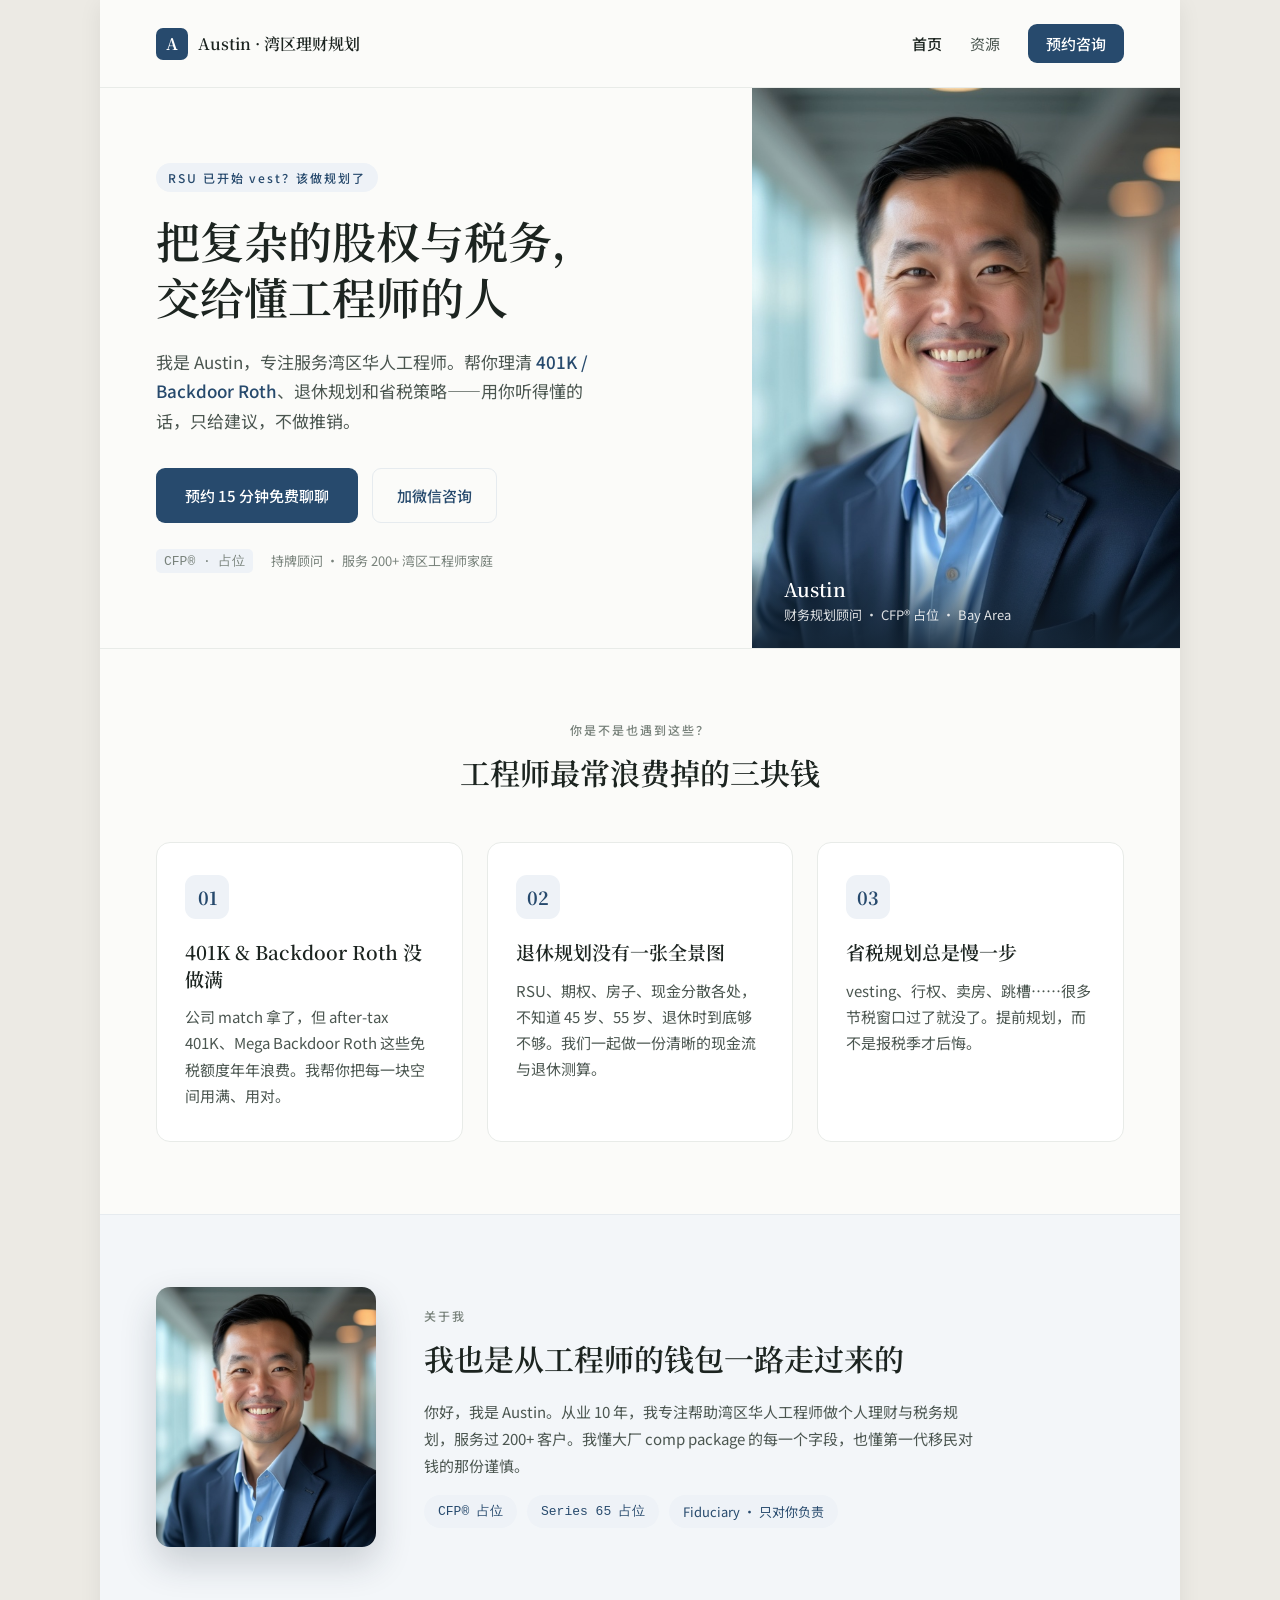
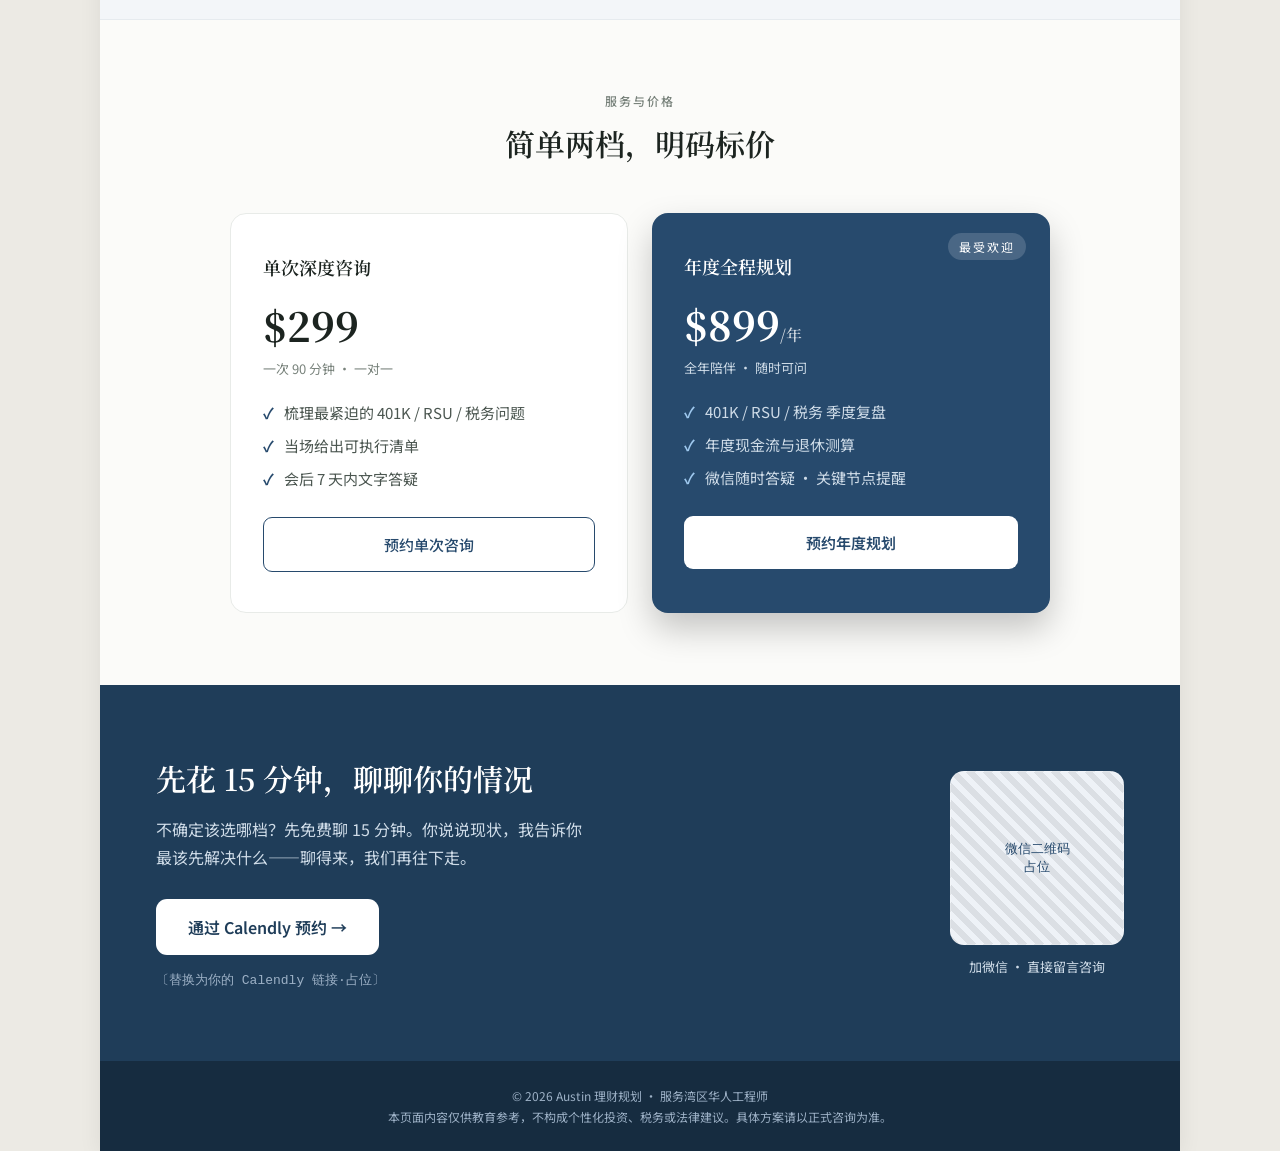
<file: index.html>
<!DOCTYPE html>
<html lang="zh">
<head>
<meta charset="utf-8">
<meta name="viewport" content="width=device-width,initial-scale=1">
<title>Austin · 湾区理财规划</title>
<meta name="description" content="专注服务湾区华人工程师的个人理财与税务规划：401K / Backdoor Roth / RSU 与退休测算。只给建议，不做推销。">
<link rel="preconnect" href="https://fonts.googleapis.com">
<link rel="preconnect" href="https://fonts.gstatic.com" crossorigin>
<!-- Design system entry — imports fonts + all four token files. -->
<link rel="stylesheet" href="design-system/styles.css">
<style>
  /* ---- page shell ---- */
  body{margin:0;background:var(--page);font-family:var(--font-body)}
  a{color:var(--link);text-decoration:none}
  a:hover{filter:brightness(.9)}
  img{max-width:100%}
  .page{max-width:var(--page-max);margin:0 auto;background:var(--bg);box-shadow:var(--shadow-raise)}
  h1,h2,h3{color:var(--ink);font-family:var(--font-display);margin:0}
  section{padding:var(--section-y) var(--section-x)}

  /* ---- header nav (shared shape with resources.html) ---- */
  .nav{display:flex;align-items:center;justify-content:space-between;gap:24px;padding:24px var(--section-x);border-bottom:1px solid var(--line)}
  .brand{display:flex;align-items:center;gap:10px}
  .mark{width:32px;height:32px;border-radius:var(--radius-sm);background:var(--accent);color:var(--on-accent);display:flex;align-items:center;justify-content:center;font:700 var(--text-body-lg) var(--font-display)}
  .brand span{font:600 var(--text-body-lg) var(--font-display);color:var(--ink)}
  .navlinks{display:flex;align-items:center;gap:28px;font-size:var(--text-body);color:var(--body)}
  .navlinks a{color:var(--body)}
  .navlinks a[aria-current="page"]{color:var(--ink);font-weight:500}
  .navcta{padding:9px 18px;background:var(--accent);color:var(--on-accent)!important;border-radius:var(--radius);font-weight:500}

  /* ---- hero ---- */
  .hero{display:flex;min-height:560px}
  .hero-l{flex:1;padding:var(--section-y) var(--section-x);display:flex;flex-direction:column;justify-content:center}
  .eyebrow{display:inline-block;width:fit-content;font-size:var(--text-eyebrow);letter-spacing:var(--track-eyebrow);color:var(--accent);font-weight:500;margin-bottom:20px;padding:6px 12px;background:var(--accent-tint);border-radius:var(--radius-pill)}
  h1{font-weight:600;font-size:var(--text-hero);line-height:var(--lh-tight);text-wrap:pretty;margin-bottom:22px}
  .lead{font-size:var(--text-lead);line-height:var(--lh-body);color:var(--body);max-width:440px;text-wrap:pretty;margin:0 0 32px}
  .lead b{color:var(--accent);font-weight:500}
  .btns{display:flex;gap:14px;margin-bottom:26px;flex-wrap:wrap}
  .btn{display:inline-flex;align-items:center;font-weight:500;font-size:var(--text-body);border-radius:var(--radius);padding:16px 28px;border:1px solid transparent;box-sizing:border-box}
  .btn.p{background:var(--accent);color:var(--on-accent)}
  .btn.s{color:var(--accent);border-color:var(--accent-border);padding:16px 24px}
  .trust{display:flex;align-items:center;gap:18px;font-size:var(--text-small);color:var(--muted);flex-wrap:wrap}
  .trust .m{font-family:var(--font-mono);background:var(--accent-tint);padding:3px 8px;border-radius:5px}
  .hero-r{flex:none;width:428px;position:relative;background:var(--accent)}
  .hero-r img{display:block;width:100%;height:100%;object-fit:cover;opacity:.97}
  /* the only gradient in the system: legibility scrim on the hero photo */
  .cap{position:absolute;left:0;right:0;bottom:0;padding:24px 32px;background:linear-gradient(0deg,rgba(20,36,52,.85),transparent);color:var(--on-accent)}
  .cap .nm{font:600 var(--text-h3) var(--font-display)}
  .cap .rl{font-size:var(--text-small);opacity:.85;margin-top:3px}

  /* ---- section headings ---- */
  .center{text-align:center;margin-bottom:48px}
  .k{font-size:var(--text-eyebrow);letter-spacing:var(--track-eyebrow);color:var(--muted);font-weight:500;margin-bottom:12px}
  .center h2{font-weight:600;font-size:var(--text-h2)}

  /* ---- pain-point cards ---- */
  .grid3{display:grid;grid-template-columns:repeat(3,1fr);gap:var(--gap-card)}
  .fcard{padding:var(--pad-card);background:var(--surface);border:1px solid var(--line);border-radius:var(--radius-lg)}
  .chip{width:44px;height:44px;border-radius:var(--radius-md);background:var(--accent-tint);color:var(--accent);display:flex;align-items:center;justify-content:center;font:700 var(--text-title) var(--font-display);margin-bottom:20px}
  .fcard h3{font-weight:600;font-size:var(--text-h3);line-height:var(--lh-snug);margin-bottom:12px}
  .fcard p{margin:0;font-size:var(--text-body);line-height:var(--lh-body);color:var(--body)}

  /* ---- about band ---- */
  .about{display:flex;gap:48px;align-items:center;background:var(--accent-band);border-top:1px solid var(--accent-border);border-bottom:1px solid var(--accent-border)}
  .about img{flex:none;width:220px;height:260px;object-fit:cover;border-radius:var(--radius-lg);box-shadow:var(--shadow-photo)}
  .about h2{font-weight:600;font-size:var(--text-h2);margin-bottom:18px}
  .about p{font-size:var(--text-body);line-height:var(--lh-loose);color:var(--body);max-width:560px;margin:0 0 16px}
  .tags{display:flex;flex-wrap:wrap;gap:10px;margin-top:8px}
  .tag{font-size:var(--text-small);color:var(--accent);background:var(--accent-tint);padding:7px 14px;border-radius:var(--radius-pill)}
  .tag.mono{font-family:var(--font-mono)}

  /* ---- pricing ---- */
  .prices{display:grid;grid-template-columns:1fr 1fr;gap:var(--gap-card);max-width:820px;margin:0 auto}
  .tier{padding:var(--pad-card-lg);border-radius:var(--radius-xl);box-sizing:border-box}
  .tier.plain{background:var(--surface);border:1px solid var(--line)}
  .tier.feat{position:relative;background:var(--accent);color:var(--on-accent);box-shadow:var(--shadow-pop)}
  .tier .nm{font:600 var(--text-title) var(--font-display);color:inherit}
  .tier.plain .nm{color:var(--ink)}
  .fig{margin:16px 0 6px;font:700 var(--text-price) var(--font-display)}
  .fig .per{font-size:var(--text-body-lg);font-weight:500;opacity:.8}
  .tier.plain .fig{color:var(--ink)}
  .badge{position:absolute;top:20px;right:24px;font-size:var(--text-eyebrow);letter-spacing:var(--track-eyebrow);background:rgba(255,255,255,.16);padding:5px 11px;border-radius:var(--radius-pill)}
  .sub{font-size:var(--text-small);margin-bottom:24px}
  .plain .sub{color:var(--muted)}
  .feat .sub{color:var(--on-accent-muted)}
  .feats{display:flex;flex-direction:column;gap:12px;font-size:var(--text-body);line-height:var(--lh-snug)}
  .plain .feats{color:var(--body)}
  .feat .feats{color:var(--on-accent-muted)}
  .feats div{display:flex;gap:10px}
  .plain .feats .c{color:var(--accent);font-weight:700}
  .feat .feats .c{color:var(--check);font-weight:700}
  .tcta{display:block;text-align:center;margin-top:28px;padding:16px;border-radius:var(--radius);font-weight:500;font-size:var(--text-body);box-sizing:border-box}
  .plain .tcta{border:1px solid var(--accent);color:var(--accent)}
  .feat .tcta{background:var(--surface);color:var(--accent);font-weight:600}

  /* ---- booking band ---- */
  .book{background:var(--accent-strong);color:var(--on-accent)}
  .book .in{display:flex;gap:52px;align-items:center;justify-content:space-between}
  .book h2{color:var(--on-accent);font-weight:600;font-size:var(--text-h2);line-height:var(--lh-snug);margin-bottom:16px}
  .book p{font-size:var(--text-body-lg);line-height:var(--lh-body);color:var(--on-accent-muted);max-width:440px;margin:0 0 28px}
  .cal{display:inline-block;padding:16px 32px;background:var(--surface);color:var(--accent-strong);border-radius:var(--radius-md);font-weight:600;font-size:var(--text-body-lg)}
  .calnote{margin-top:16px;font-size:var(--text-small);color:var(--on-accent-faint);font-family:var(--font-mono)}
  .qrwrap{flex:none;text-align:center}
  .qr{width:172px;height:172px;border-radius:var(--radius-lg);display:flex;align-items:center;justify-content:center;color:var(--accent);font:500 var(--text-small) var(--font-mono);text-align:center;border:1px solid rgba(255,255,255,.2);background-color:var(--accent-tint);background-image:repeating-linear-gradient(45deg,rgba(0,0,0,.08) 0 6px,transparent 6px 12px)}
  .qrnote{margin-top:12px;font-size:var(--text-small);color:var(--on-accent-muted)}

  footer{padding:24px var(--section-x);background:var(--accent-deep);color:var(--on-accent-faint);font-size:var(--text-eyebrow);line-height:var(--lh-body);text-align:center}

  /* ---- responsive ----
     The source .dc.html is a fixed 1080px composer artifact and the system has no
     breakpoint tokens. These three stops are additive: they only relax layout and
     step the type scale down — no token values are redefined globally. */
  @media (max-width:1080px){
    .page{box-shadow:none}
    .hero-r{width:38%}
  }
  @media (max-width:860px){
    .page{--section-y:56px;--section-x:32px;--text-hero:34px;--text-h2:26px}
    .nav{flex-wrap:wrap;gap:16px}
    .hero{flex-direction:column;min-height:0}
    .hero-r{width:100%;height:360px;order:-1}
    .lead{max-width:none}
    .grid3{grid-template-columns:1fr}
    .about{flex-direction:column;align-items:flex-start;gap:32px}
    .book .in{flex-direction:column;align-items:flex-start;gap:40px}
    .book p{max-width:none}
  }
  @media (max-width:640px){
    .page{--section-y:44px;--section-x:20px;--text-hero:28px;--text-h2:23px;--pad-card:24px 20px;--pad-card-lg:28px 22px}
    .navlinks{gap:18px;font-size:var(--text-small)}
    .hero-r{height:280px}
    .prices{grid-template-columns:1fr}
    .btns .btn{flex:1 1 100%;justify-content:center}
  }
  @media (prefers-reduced-motion:reduce){
    *{transition:none!important;animation:none!important}
  }
</style>
</head>
<!-- Accent scheme: add data-theme="green|teal|slate|bronze" to .page below.
     No attribute = 深蓝 (default). -->
<body>
<div class="page">

  <nav class="nav">
    <a class="brand" href="index.html">
      <div class="mark" aria-hidden="true">A</div>
      <span>Austin · 湾区理财规划</span>
    </a>
    <div class="navlinks">
      <a href="index.html" aria-current="page">首页</a>
      <a href="resources.html">资源</a>
      <a class="navcta" href="#book">预约咨询</a>
    </div>
  </nav>

  <div class="hero">
    <div class="hero-l">
      <div class="eyebrow">RSU 已开始 vest？该做规划了</div>
      <h1>把复杂的股权与税务，<br>交给懂工程师的人</h1>
      <p class="lead">我是 Austin，专注服务湾区华人工程师。帮你理清 <b>401K / Backdoor Roth</b>、退休规划和省税策略——用你听得懂的话，只给建议，不做推销。</p>
      <div class="btns">
        <a class="btn p" href="#book">预约 15 分钟免费聊聊</a>
        <a class="btn s" href="#book">加微信咨询</a>
      </div>
      <div class="trust">
        <span class="m">CFP® · 占位</span>
        <span>持牌顾问 · 服务 200+ 湾区工程师家庭</span>
      </div>
    </div>
    <div class="hero-r">
      <img src="design-system/assets/about.jpg" alt="理财顾问 Austin 的照片">
      <div class="cap">
        <div class="nm">Austin</div>
        <div class="rl">财务规划顾问 · CFP® 占位 · Bay Area</div>
      </div>
    </div>
  </div>

  <section style="border-top:1px solid var(--line)">
    <div class="center">
      <div class="k">你是不是也遇到这些？</div>
      <h2>工程师最常浪费掉的三块钱</h2>
    </div>
    <div class="grid3">
      <div class="fcard">
        <div class="chip" aria-hidden="true">01</div>
        <h3>401K &amp; Backdoor Roth 没做满</h3>
        <p>公司 match 拿了，但 after-tax 401K、Mega Backdoor Roth 这些免税额度年年浪费。我帮你把每一块空间用满、用对。</p>
      </div>
      <div class="fcard">
        <div class="chip" aria-hidden="true">02</div>
        <h3>退休规划没有一张全景图</h3>
        <p>RSU、期权、房子、现金分散各处，不知道 45 岁、55 岁、退休时到底够不够。我们一起做一份清晰的现金流与退休测算。</p>
      </div>
      <div class="fcard">
        <div class="chip" aria-hidden="true">03</div>
        <h3>省税规划总是慢一步</h3>
        <p>vesting、行权、卖房、跳槽……很多节税窗口过了就没了。提前规划，而不是报税季才后悔。</p>
      </div>
    </div>
  </section>

  <section class="about">
    <img src="design-system/assets/about.jpg" alt="理财顾问 Austin 的照片">
    <div>
      <div class="k">关于我</div>
      <h2>我也是从工程师的钱包一路走过来的</h2>
      <p>你好，我是 Austin。从业 10 年，我专注帮助湾区华人工程师做个人理财与税务规划，服务过 200+ 客户。我懂大厂 comp package 的每一个字段，也懂第一代移民对钱的那份谨慎。</p>
      <div class="tags">
        <span class="tag mono">CFP® 占位</span>
        <span class="tag mono">Series 65 占位</span>
        <span class="tag">Fiduciary · 只对你负责</span>
      </div>
    </div>
  </section>

  <section>
    <div class="center">
      <div class="k">服务与价格</div>
      <h2>简单两档，明码标价</h2>
    </div>
    <div class="prices">
      <div class="tier plain">
        <div class="nm">单次深度咨询</div>
        <div class="fig">$299</div>
        <div class="sub">一次 90 分钟 · 一对一</div>
        <div class="feats">
          <div><span class="c" aria-hidden="true">✓</span>梳理最紧迫的 401K / RSU / 税务问题</div>
          <div><span class="c" aria-hidden="true">✓</span>当场给出可执行清单</div>
          <div><span class="c" aria-hidden="true">✓</span>会后 7 天内文字答疑</div>
        </div>
        <a class="tcta" href="#book">预约单次咨询</a>
      </div>
      <div class="tier feat">
        <span class="badge">最受欢迎</span>
        <div class="nm">年度全程规划</div>
        <div class="fig">$899<span class="per">/年</span></div>
        <div class="sub">全年陪伴 · 随时可问</div>
        <div class="feats">
          <div><span class="c" aria-hidden="true">✓</span>401K / RSU / 税务 季度复盘</div>
          <div><span class="c" aria-hidden="true">✓</span>年度现金流与退休测算</div>
          <div><span class="c" aria-hidden="true">✓</span>微信随时答疑 · 关键节点提醒</div>
        </div>
        <a class="tcta" href="#book">预约年度规划</a>
      </div>
    </div>
  </section>

  <section class="book" id="book">
    <div class="in">
      <div>
        <h2>先花 15 分钟，聊聊你的情况</h2>
        <p>不确定该选哪档？先免费聊 15 分钟。你说说现状，我告诉你最该先解决什么——聊得来，我们再往下走。</p>
        <a class="cal" href="#">通过 Calendly 预约 →</a>
        <div class="calnote">〔替换为你的 Calendly 链接·占位〕</div>
      </div>
      <div class="qrwrap">
        <div class="qr">微信二维码<br>占位</div>
        <div class="qrnote">加微信 · 直接留言咨询</div>
      </div>
    </div>
  </section>

  <footer>
    © 2026 Austin 理财规划 · 服务湾区华人工程师<br>
    本页面内容仅供教育参考，不构成个性化投资、税务或法律建议。具体方案请以正式咨询为准。
  </footer>

</div>
</body>
</html>
</file>
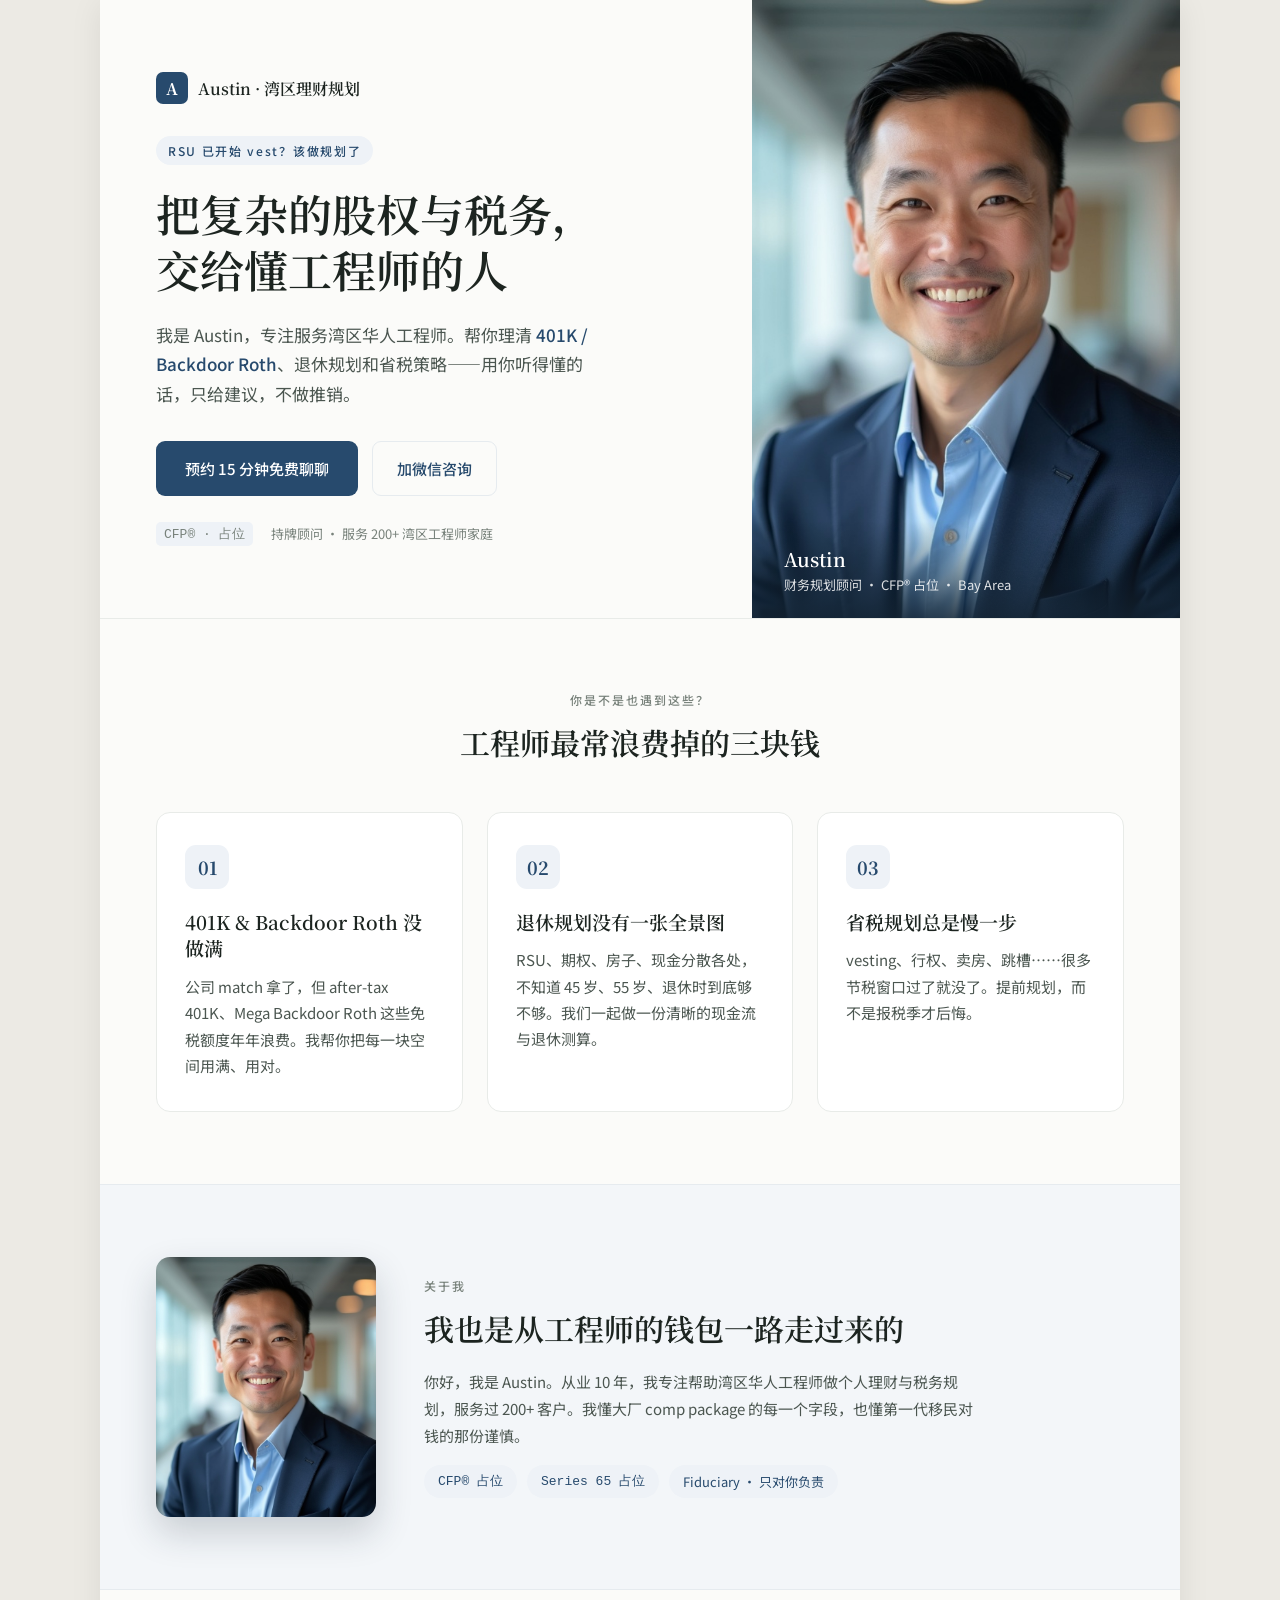
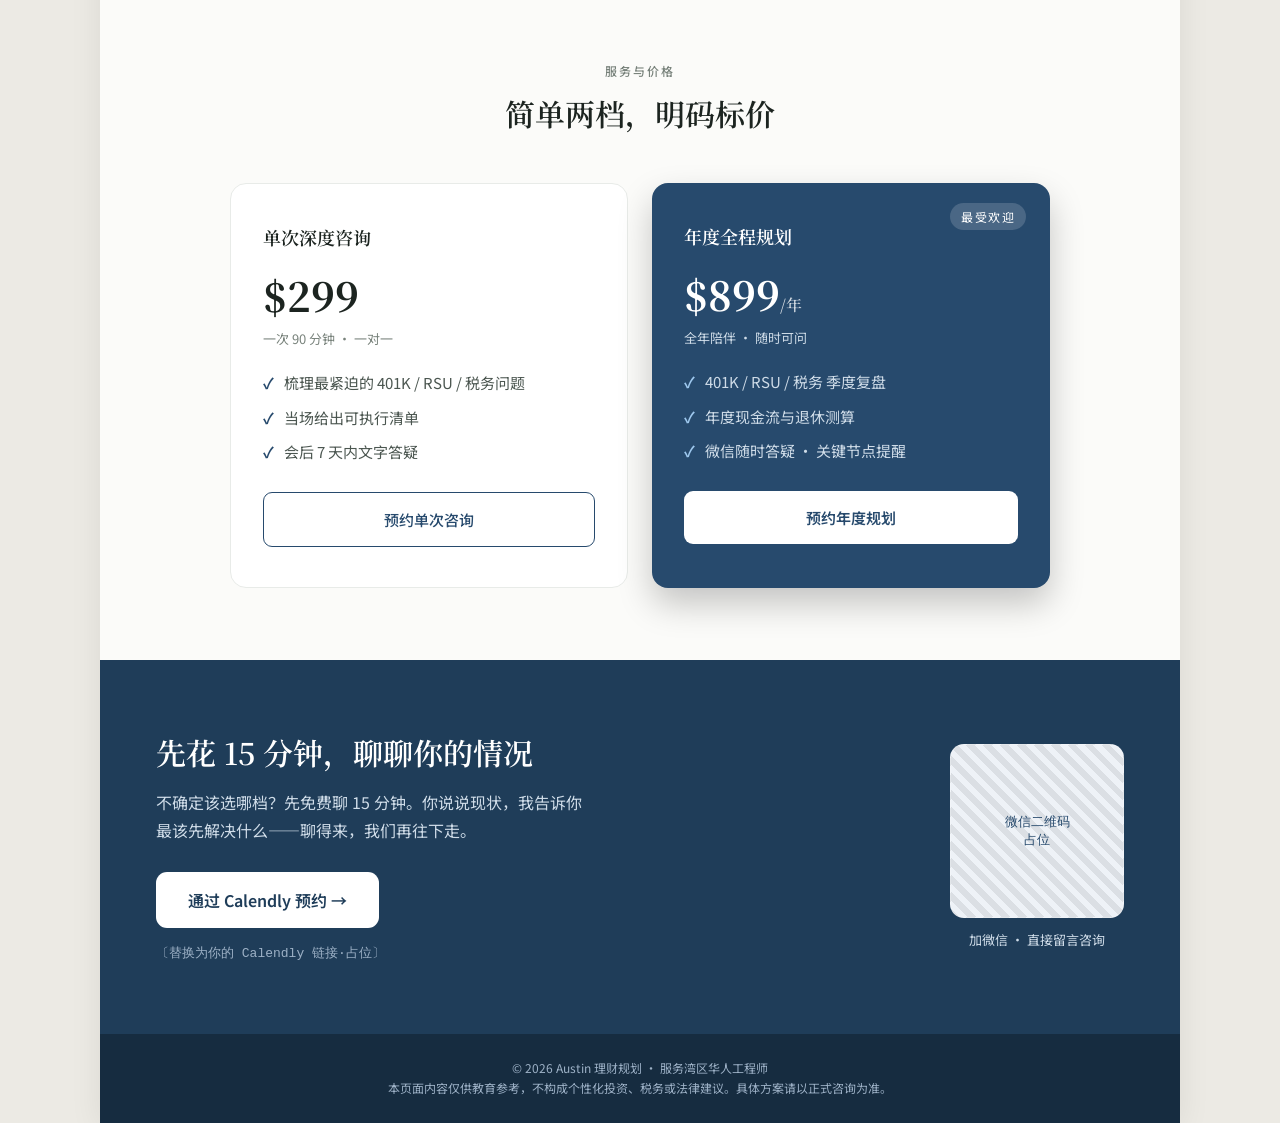
<file: design-system/ui_kits/landing/index.html>
<!-- @dsCard group="Landing" viewport="1080x760" name="理财顾问落地页" subtitle="Full marketing page — deep-blue default" -->
<!-- @startingPoint section="Pages" subtitle="Single-advisor financial landing page" viewport="1080x760" -->
<!DOCTYPE html><html lang="zh"><head><meta charset="utf-8"><meta name="viewport" content="width=device-width,initial-scale=1">
<title>Austin · 湾区理财规划</title>
<link rel="stylesheet" href="../../styles.css">
<style>
  body{margin:0;background:var(--page);font-family:var(--font-body)}
  a{color:var(--link);text-decoration:none}
  a:hover{filter:brightness(.85)}
  .page{max-width:var(--page-max);margin:0 auto;background:var(--bg);box-shadow:0 4px 30px rgba(0,0,0,.08)}
  h1,h2,h3{color:var(--ink);font-family:var(--font-display);margin:0}
  .hero{display:flex;min-height:560px}
  .hero-l{flex:1;padding:var(--section-y) var(--section-x);display:flex;flex-direction:column;justify-content:center}
  .brand{display:flex;align-items:center;gap:10px;margin-bottom:32px}
  .mark{width:32px;height:32px;border-radius:var(--radius-sm);background:var(--accent);color:#fff;display:flex;align-items:center;justify-content:center;font:700 16px var(--font-display)}
  .brand span{font:600 16px var(--font-display);color:var(--ink)}
  .eyebrow{display:inline-block;width:fit-content;font-size:var(--text-eyebrow);letter-spacing:.14em;color:var(--accent);font-weight:500;margin-bottom:20px;padding:6px 12px;background:var(--accent-tint);border-radius:var(--radius-pill)}
  h1{font-weight:600;font-size:var(--text-hero);line-height:var(--lh-tight);text-wrap:pretty;margin-bottom:22px}
  .lead{font-size:var(--text-lead);line-height:var(--lh-body);color:var(--body);max-width:440px;text-wrap:pretty;margin:0 0 32px}
  .lead b{color:var(--accent);font-weight:500}
  .btns{display:flex;gap:14px;margin-bottom:26px}
  .btn{display:inline-flex;align-items:center;font-weight:500;font-size:var(--text-body);border-radius:var(--radius);padding:16px 28px;border:1px solid transparent;box-sizing:border-box}
  .btn.p{background:var(--accent);color:var(--on-accent)}
  .btn.s{color:var(--accent);border-color:var(--accent-border);padding:16px 24px}
  .trust{display:flex;align-items:center;gap:18px;font-size:var(--text-small);color:var(--muted)}
  .trust .m{font-family:var(--font-mono);background:var(--accent-tint);padding:3px 8px;border-radius:5px}
  .hero-r{flex:none;width:428px;position:relative;background:var(--accent)}
  .hero-r img{display:block;width:100%;height:100%;object-fit:cover;opacity:.97}
  .cap{position:absolute;left:0;right:0;bottom:0;padding:24px 32px;background:linear-gradient(0deg,rgba(20,36,52,.85),transparent);color:#fff}
  .cap b{font:600 19px var(--font-display)} .cap div{font-size:var(--text-small);opacity:.85;margin-top:3px}
  section{padding:var(--section-y) var(--section-x)}
  .center{text-align:center;margin-bottom:48px}
  .center .k{font-size:var(--text-eyebrow);letter-spacing:var(--track-eyebrow);color:var(--muted);font-weight:500;margin-bottom:12px}
  .center h2{font-weight:600;font-size:var(--text-h2)}
  .grid3{display:grid;grid-template-columns:repeat(3,1fr);gap:var(--gap-card)}
  .fcard{padding:var(--pad-card);background:var(--surface);border:1px solid var(--line);border-radius:var(--radius-lg)}
  .chip{width:44px;height:44px;border-radius:var(--radius-md);background:var(--accent-tint);color:var(--accent);display:flex;align-items:center;justify-content:center;font:700 18px var(--font-display);margin-bottom:20px}
  .fcard h3{font-weight:600;font-size:var(--text-h3);line-height:var(--lh-snug);margin-bottom:12px}
  .fcard p{margin:0;font-size:var(--text-body);line-height:var(--lh-body);color:var(--body)}
  .about{display:flex;gap:48px;align-items:center;background:var(--accent-band);border-top:1px solid var(--accent-border);border-bottom:1px solid var(--accent-border)}
  .about img{width:220px;height:260px;object-fit:cover;border-radius:var(--radius-lg);box-shadow:var(--shadow-photo)}
  .about h2{font-weight:600;font-size:var(--text-h2);margin-bottom:18px}
  .about p{font-size:var(--text-body);line-height:var(--lh-loose);color:var(--body);max-width:560px;margin:0 0 16px}
  .tags{display:flex;flex-wrap:wrap;gap:10px;margin-top:8px}
  .tag{font-size:var(--text-small);color:var(--accent);background:var(--accent-tint);padding:7px 14px;border-radius:var(--radius-pill)}
  .tag.mono{font-family:var(--font-mono)}
  .prices{display:grid;grid-template-columns:1fr 1fr;gap:var(--gap-card);max-width:820px;margin:0 auto}
  .tier{padding:var(--pad-card-lg);border-radius:var(--radius-xl);box-sizing:border-box}
  .tier.plain{background:var(--surface);border:1px solid var(--line)}
  .tier.feat{position:relative;background:var(--accent);color:var(--on-accent);box-shadow:var(--shadow-pop)}
  .tier .nm{font:600 var(--text-title) var(--font-display);color:inherit}
  .tier.plain .nm{color:var(--ink)}
  .fig{margin:16px 0 6px;font:700 var(--text-price) var(--font-display)}
  .tier.plain .fig{color:var(--ink)}
  .badge{position:absolute;top:20px;right:24px;font-size:var(--text-eyebrow);letter-spacing:.12em;background:rgba(255,255,255,.16);padding:5px 11px;border-radius:var(--radius-pill)}
  .sub{font-size:var(--text-small);margin-bottom:24px}
  .plain .sub{color:var(--muted)} .feat .sub{color:var(--on-accent-muted)}
  .feats{display:flex;flex-direction:column;gap:12px;font-size:var(--text-body);line-height:1.5}
  .plain .feats{color:var(--body)} .feat .feats{color:var(--on-accent-muted)}
  .feats div{display:flex;gap:10px}
  .plain .feats .c{color:var(--accent);font-weight:700} .feat .feats .c{color:var(--check);font-weight:700}
  .tcta{display:block;text-align:center;margin-top:28px;padding:16px;border-radius:var(--radius);font-weight:500;font-size:var(--text-body);box-sizing:border-box}
  .plain .tcta{border:1px solid var(--accent);color:var(--accent)}
  .feat .tcta{background:#fff;color:var(--accent);font-weight:600}
  .book{background:var(--accent-strong);color:#fff}
  .book .in{display:flex;gap:52px;align-items:center;justify-content:space-between}
  .book h2{color:#fff;font-weight:600;font-size:var(--text-h2);line-height:1.35;margin-bottom:16px}
  .book p{font-size:var(--text-body-lg);line-height:var(--lh-body);color:var(--on-accent-muted);max-width:440px;margin:0 0 28px}
  .cal{display:inline-block;padding:16px 32px;background:#fff;color:var(--accent-strong);border-radius:var(--radius-md);font-weight:600;font-size:var(--text-body-lg)}
  .calnote{margin-top:16px;font-size:var(--text-small);color:var(--on-accent-faint);font-family:var(--font-mono)}
  .qr{width:172px;height:172px;border-radius:var(--radius-lg);display:flex;align-items:center;justify-content:center;color:var(--accent);font:500 var(--text-small) var(--font-mono);text-align:center;border:1px solid rgba(255,255,255,.2);background-color:var(--accent-tint);background-image:repeating-linear-gradient(45deg,rgba(0,0,0,.08) 0 6px,transparent 6px 12px)}
  footer{padding:24px var(--section-x);background:var(--accent-deep);color:var(--on-accent-faint);font-size:var(--text-eyebrow);line-height:1.7;text-align:center}
</style></head>
<body><div class="page">

  <div class="hero">
    <div class="hero-l">
      <div class="brand"><div class="mark">A</div><span>Austin · 湾区理财规划</span></div>
      <div class="eyebrow">RSU 已开始 vest？该做规划了</div>
      <h1>把复杂的股权与税务，<br>交给懂工程师的人</h1>
      <p class="lead">我是 Austin，专注服务湾区华人工程师。帮你理清 <b>401K / Backdoor Roth</b>、退休规划和省税策略——用你听得懂的话，只给建议，不做推销。</p>
      <div class="btns"><a class="btn p" href="#book">预约 15 分钟免费聊聊</a><a class="btn s" href="#book">加微信咨询</a></div>
      <div class="trust"><span class="m">CFP® · 占位</span><span>持牌顾问 · 服务 200+ 湾区工程师家庭</span></div>
    </div>
    <div class="hero-r"><img src="../../assets/about.jpg" alt="Austin">
      <div class="cap"><b>Austin</b><div>财务规划顾问 · CFP® 占位 · Bay Area</div></div>
    </div>
  </div>

  <section style="border-top:1px solid var(--line)">
    <div class="center"><div class="k">你是不是也遇到这些？</div><h2>工程师最常浪费掉的三块钱</h2></div>
    <div class="grid3">
      <div class="fcard"><div class="chip">01</div><h3>401K &amp; Backdoor Roth 没做满</h3><p>公司 match 拿了，但 after-tax 401K、Mega Backdoor Roth 这些免税额度年年浪费。我帮你把每一块空间用满、用对。</p></div>
      <div class="fcard"><div class="chip">02</div><h3>退休规划没有一张全景图</h3><p>RSU、期权、房子、现金分散各处，不知道 45 岁、55 岁、退休时到底够不够。我们一起做一份清晰的现金流与退休测算。</p></div>
      <div class="fcard"><div class="chip">03</div><h3>省税规划总是慢一步</h3><p>vesting、行权、卖房、跳槽……很多节税窗口过了就没了。提前规划，而不是报税季才后悔。</p></div>
    </div>
  </section>

  <section class="about">
    <img src="../../assets/about.jpg" alt="Austin">
    <div>
      <div class="k" style="font-size:var(--text-eyebrow);letter-spacing:var(--track-eyebrow);color:var(--muted);font-weight:500;margin-bottom:12px">关于我</div>
      <h2>我也是从工程师的钱包一路走过来的</h2>
      <p>你好，我是 Austin。从业 10 年，我专注帮助湾区华人工程师做个人理财与税务规划，服务过 200+ 客户。我懂大厂 comp package 的每一个字段，也懂第一代移民对钱的那份谨慎。</p>
      <div class="tags"><span class="tag mono">CFP® 占位</span><span class="tag mono">Series 65 占位</span><span class="tag">Fiduciary · 只对你负责</span></div>
    </div>
  </section>

  <section>
    <div class="center"><div class="k">服务与价格</div><h2>简单两档，明码标价</h2></div>
    <div class="prices">
      <div class="tier plain">
        <div class="nm">单次深度咨询</div><div class="fig">$299</div><div class="sub">一次 90 分钟 · 一对一</div>
        <div class="feats"><div><span class="c">✓</span>梳理最紧迫的 401K / RSU / 税务问题</div><div><span class="c">✓</span>当场给出可执行清单</div><div><span class="c">✓</span>会后 7 天内文字答疑</div></div>
        <a class="tcta" href="#book">预约单次咨询</a>
      </div>
      <div class="tier feat">
        <span class="badge">最受欢迎</span>
        <div class="nm">年度全程规划</div><div class="fig">$899<span style="font-size:16px;font-weight:500;opacity:.8">/年</span></div><div class="sub">全年陪伴 · 随时可问</div>
        <div class="feats"><div><span class="c">✓</span>401K / RSU / 税务 季度复盘</div><div><span class="c">✓</span>年度现金流与退休测算</div><div><span class="c">✓</span>微信随时答疑 · 关键节点提醒</div></div>
        <a class="tcta" href="#book">预约年度规划</a>
      </div>
    </div>
  </section>

  <section class="book" id="book">
    <div class="in">
      <div>
        <h2>先花 15 分钟，聊聊你的情况</h2>
        <p>不确定该选哪档？先免费聊 15 分钟。你说说现状，我告诉你最该先解决什么——聊得来，我们再往下走。</p>
        <a class="cal" href="#">通过 Calendly 预约 →</a>
        <div class="calnote">〔替换为你的 Calendly 链接·占位〕</div>
      </div>
      <div style="text-align:center">
        <div class="qr">微信二维码<br>占位</div>
        <div style="margin-top:12px;font-size:var(--text-small);color:var(--on-accent-muted)">加微信 · 直接留言咨询</div>
      </div>
    </div>
  </section>

  <footer>© 2026 Austin 理财规划 · 服务湾区华人工程师<br>本页面内容仅供教育参考，不构成个性化投资、税务或法律建议。具体方案请以正式咨询为准。</footer>

</div></body></html>
</file>
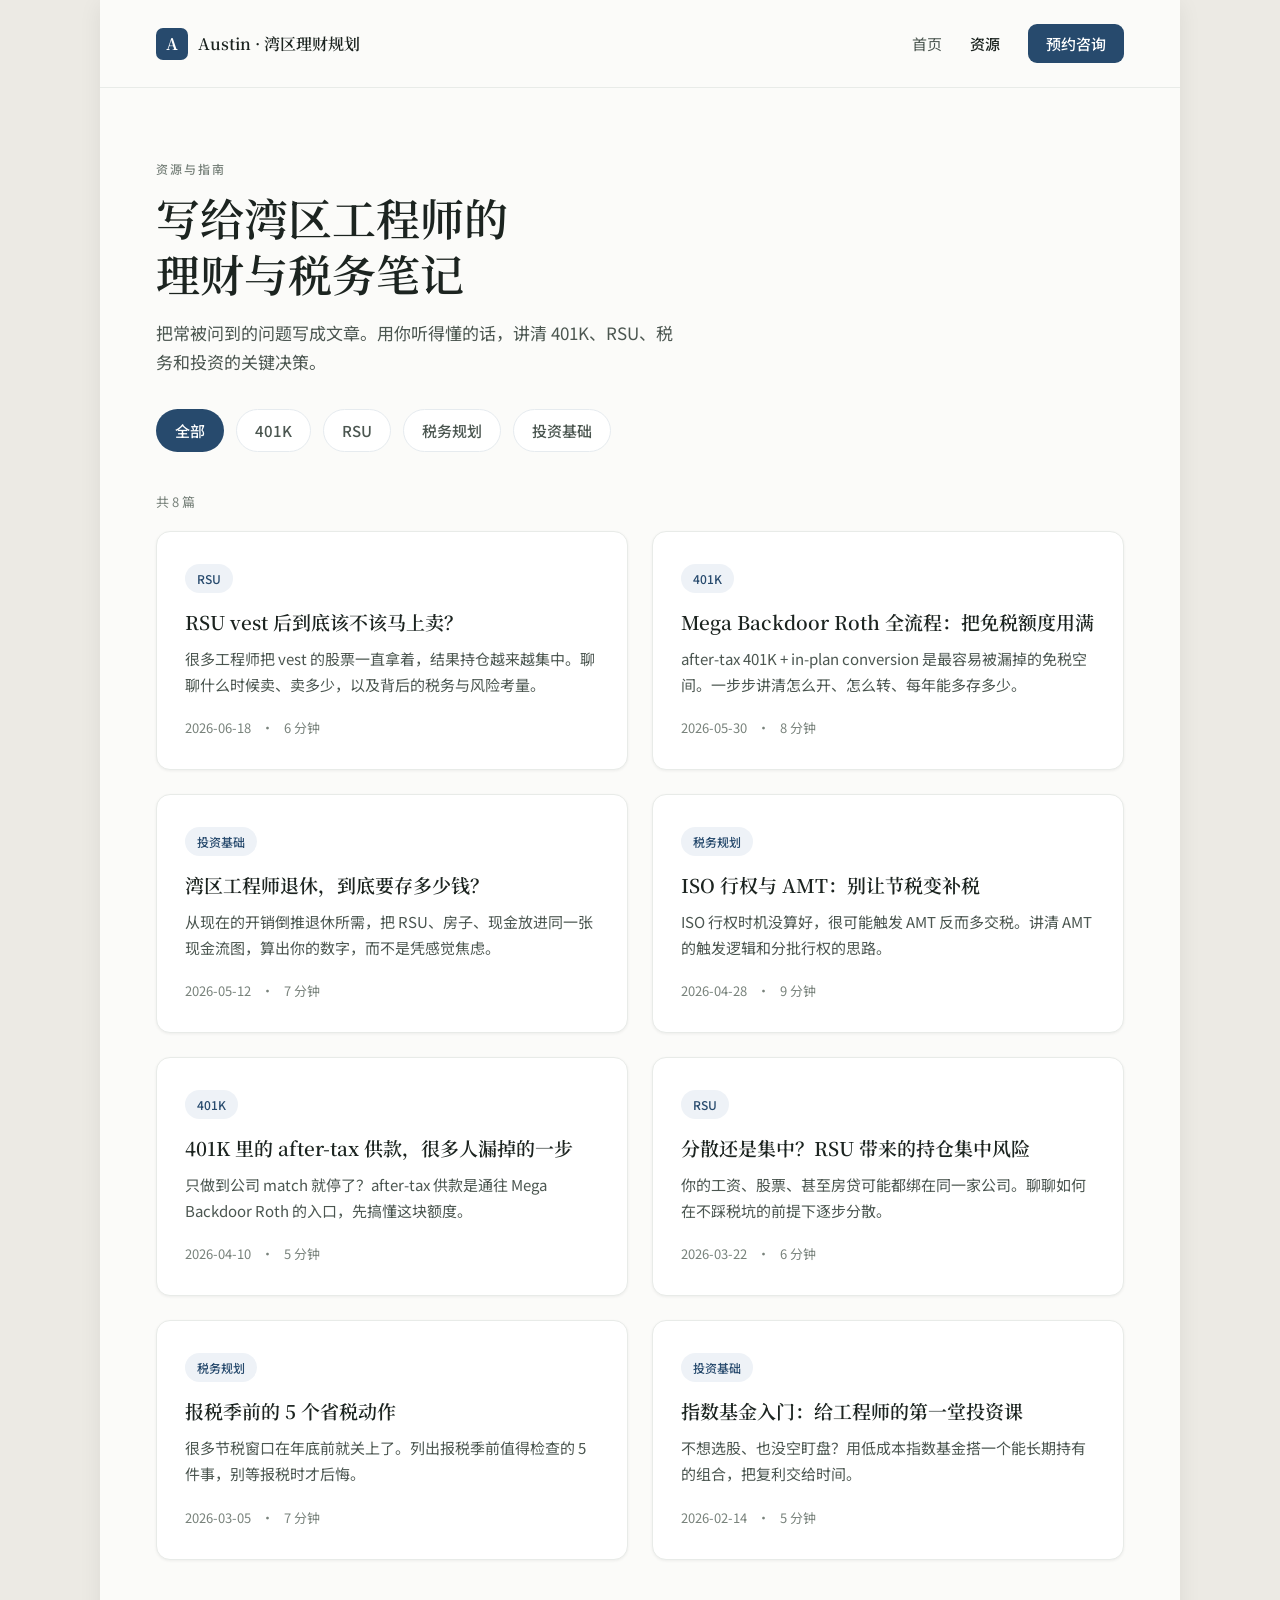
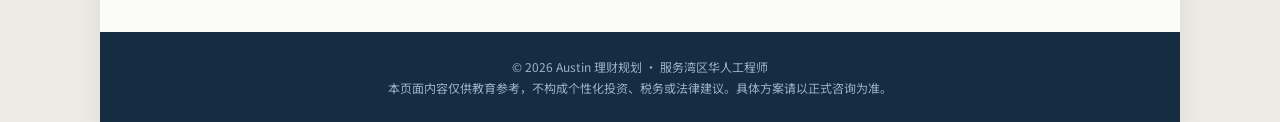
<file: resources.html>
<!DOCTYPE html>
<html lang="zh">
<head>
<meta charset="utf-8">
<meta name="viewport" content="width=device-width,initial-scale=1">
<title>资源与指南 · Austin 湾区理财规划</title>
<meta name="description" content="写给湾区工程师的理财与税务笔记：401K、RSU、ISO 与 AMT、税务规划、投资基础。用你听得懂的话讲清关键决策。">
<link rel="preconnect" href="https://fonts.googleapis.com">
<link rel="preconnect" href="https://fonts.gstatic.com" crossorigin>
<!-- Design system entry — imports fonts + all four token files. -->
<link rel="stylesheet" href="design-system/styles.css">
<style>
  /* ---- page shell (mirrors index.html) ---- */
  body{margin:0;background:var(--page);font-family:var(--font-body)}
  a{color:var(--link);text-decoration:none}
  a:hover{filter:brightness(.9)}
  .page{max-width:var(--page-max);margin:0 auto;background:var(--bg);box-shadow:var(--shadow-raise)}
  h1,h2,h3{color:var(--ink);font-family:var(--font-display);margin:0}

  /* ---- header nav ---- */
  .nav{display:flex;align-items:center;justify-content:space-between;gap:24px;padding:24px var(--section-x);border-bottom:1px solid var(--line)}
  .brand{display:flex;align-items:center;gap:10px}
  .mark{width:32px;height:32px;border-radius:var(--radius-sm);background:var(--accent);color:var(--on-accent);display:flex;align-items:center;justify-content:center;font:700 var(--text-body-lg) var(--font-display)}
  .brand span{font:600 var(--text-body-lg) var(--font-display);color:var(--ink)}
  .navlinks{display:flex;align-items:center;gap:28px;font-size:var(--text-body);color:var(--body)}
  .navlinks a{color:var(--body)}
  .navlinks a[aria-current="page"]{color:var(--ink);font-weight:500}
  .navcta{padding:9px 18px;background:var(--accent);color:var(--on-accent)!important;border-radius:var(--radius);font-weight:500}

  /* ---- intro ---- */
  .intro{padding:var(--section-y) var(--section-x) 40px}
  .k{font-size:var(--text-eyebrow);letter-spacing:var(--track-eyebrow);color:var(--muted);font-weight:500;margin-bottom:12px}
  h1{font-weight:600;font-size:var(--text-hero);line-height:var(--lh-tight);text-wrap:pretty;margin-bottom:16px}
  .lead{font-size:var(--text-lead);line-height:var(--lh-body);color:var(--body);max-width:520px;text-wrap:pretty;margin:0 0 32px}

  /* ---- topic filter ---- */
  .filters{display:flex;flex-wrap:wrap;gap:12px}
  .chip{padding:10px 18px;border-radius:var(--radius-pill);font-size:var(--text-body);font-weight:500;font-family:var(--font-body);cursor:pointer;background:var(--surface);color:var(--body);border:1px solid var(--accent-border);transition:background .15s ease,color .15s ease}
  .chip[aria-pressed="true"]{background:var(--accent);color:var(--on-accent);border-color:transparent}

  /* ---- article grid ---- */
  .list{padding:0 var(--section-x) var(--section-y)}
  .count{font-size:var(--text-small);color:var(--muted);margin-bottom:20px}
  .grid{display:grid;grid-template-columns:1fr 1fr;gap:var(--gap-card)}
  .card{display:flex;flex-direction:column;padding:var(--pad-card);background:var(--surface);border:1px solid var(--line);border-radius:var(--radius-lg);box-shadow:var(--shadow-card);transition:box-shadow .15s ease,transform .15s ease}
  .card:hover{box-shadow:var(--shadow-raise);transform:translateY(-2px);filter:none}
  .card .topic{align-self:flex-start;font-size:var(--text-eyebrow);font-weight:500;color:var(--accent);background:var(--accent-tint);padding:6px 12px;border-radius:var(--radius-pill);margin-bottom:16px}
  .card h3{font-weight:600;font-size:var(--text-h3);line-height:var(--lh-snug);margin-bottom:10px}
  .card p{margin:0 0 20px;font-size:var(--text-body);line-height:var(--lh-body);color:var(--body);display:-webkit-box;-webkit-line-clamp:2;line-clamp:2;-webkit-box-orient:vertical;overflow:hidden}
  .meta{margin-top:auto;display:flex;align-items:center;gap:10px;font-size:var(--text-small);color:var(--muted)}
  .card[hidden]{display:none}

  footer{padding:24px var(--section-x);background:var(--accent-deep);color:var(--on-accent-faint);font-size:var(--text-eyebrow);line-height:var(--lh-body);text-align:center}

  /* ---- responsive ----
     Same approach as index.html: relax layout and step the type scale down by
     overriding tokens scoped to .page — never globally. */
  @media (max-width:1080px){
    .page{box-shadow:none}
  }
  @media (max-width:860px){
    .page{--section-y:56px;--section-x:32px;--text-hero:34px}
    .grid{grid-template-columns:1fr}
    .lead{max-width:none}
    .nav{flex-wrap:wrap;gap:16px}
  }
  @media (max-width:640px){
    .page{--section-y:44px;--section-x:20px;--text-hero:28px;--pad-card:24px 20px}
    .navlinks{gap:18px;font-size:var(--text-small)}
  }
  @media (prefers-reduced-motion:reduce){
    *{transition:none!important;animation:none!important}
    .card:hover{transform:none}
  }
</style>
</head>
<!-- Accent scheme: add data-theme="green|teal|slate|bronze" to .page below.
     No attribute = 深蓝 (default). -->
<body>
<div class="page">

  <nav class="nav">
    <a class="brand" href="index.html">
      <div class="mark" aria-hidden="true">A</div>
      <span>Austin · 湾区理财规划</span>
    </a>
    <div class="navlinks">
      <a href="index.html">首页</a>
      <a href="resources.html" aria-current="page">资源</a>
      <a class="navcta" href="index.html#book">预约咨询</a>
    </div>
  </nav>

  <div class="intro">
    <div class="k">资源与指南</div>
    <h1>写给湾区工程师的<br>理财与税务笔记</h1>
    <p class="lead">把常被问到的问题写成文章。用你听得懂的话，讲清 401K、RSU、税务和投资的关键决策。</p>
    <div class="filters" role="group" aria-label="按主题筛选文章">
      <button type="button" class="chip" data-topic="全部" aria-pressed="true">全部</button>
      <button type="button" class="chip" data-topic="401K" aria-pressed="false">401K</button>
      <button type="button" class="chip" data-topic="RSU" aria-pressed="false">RSU</button>
      <button type="button" class="chip" data-topic="税务规划" aria-pressed="false">税务规划</button>
      <button type="button" class="chip" data-topic="投资基础" aria-pressed="false">投资基础</button>
    </div>
  </div>

  <div class="list">
    <div class="count" aria-live="polite">共 <span id="count">8</span> 篇</div>
    <div class="grid" id="grid">

      <!-- 文章详情页尚未建立，href 暂为占位锚点 -->
      <a class="card" href="#" data-topic="RSU">
        <span class="topic">RSU</span>
        <h3>RSU vest 后到底该不该马上卖？</h3>
        <p>很多工程师把 vest 的股票一直拿着，结果持仓越来越集中。聊聊什么时候卖、卖多少，以及背后的税务与风险考量。</p>
        <div class="meta"><span>2026-06-18</span><span>·</span><span>6 分钟</span></div>
      </a>

      <a class="card" href="#" data-topic="401K">
        <span class="topic">401K</span>
        <h3>Mega Backdoor Roth 全流程：把免税额度用满</h3>
        <p>after-tax 401K + in-plan conversion 是最容易被漏掉的免税空间。一步步讲清怎么开、怎么转、每年能多存多少。</p>
        <div class="meta"><span>2026-05-30</span><span>·</span><span>8 分钟</span></div>
      </a>

      <a class="card" href="#" data-topic="投资基础">
        <span class="topic">投资基础</span>
        <h3>湾区工程师退休，到底要存多少钱？</h3>
        <p>从现在的开销倒推退休所需，把 RSU、房子、现金放进同一张现金流图，算出你的数字，而不是凭感觉焦虑。</p>
        <div class="meta"><span>2026-05-12</span><span>·</span><span>7 分钟</span></div>
      </a>

      <a class="card" href="#" data-topic="税务规划">
        <span class="topic">税务规划</span>
        <h3>ISO 行权与 AMT：别让节税变补税</h3>
        <p>ISO 行权时机没算好，很可能触发 AMT 反而多交税。讲清 AMT 的触发逻辑和分批行权的思路。</p>
        <div class="meta"><span>2026-04-28</span><span>·</span><span>9 分钟</span></div>
      </a>

      <a class="card" href="#" data-topic="401K">
        <span class="topic">401K</span>
        <h3>401K 里的 after-tax 供款，很多人漏掉的一步</h3>
        <p>只做到公司 match 就停了？after-tax 供款是通往 Mega Backdoor Roth 的入口，先搞懂这块额度。</p>
        <div class="meta"><span>2026-04-10</span><span>·</span><span>5 分钟</span></div>
      </a>

      <a class="card" href="#" data-topic="RSU">
        <span class="topic">RSU</span>
        <h3>分散还是集中？RSU 带来的持仓集中风险</h3>
        <p>你的工资、股票、甚至房贷可能都绑在同一家公司。聊聊如何在不踩税坑的前提下逐步分散。</p>
        <div class="meta"><span>2026-03-22</span><span>·</span><span>6 分钟</span></div>
      </a>

      <a class="card" href="#" data-topic="税务规划">
        <span class="topic">税务规划</span>
        <h3>报税季前的 5 个省税动作</h3>
        <p>很多节税窗口在年底前就关上了。列出报税季前值得检查的 5 件事，别等报税时才后悔。</p>
        <div class="meta"><span>2026-03-05</span><span>·</span><span>7 分钟</span></div>
      </a>

      <a class="card" href="#" data-topic="投资基础">
        <span class="topic">投资基础</span>
        <h3>指数基金入门：给工程师的第一堂投资课</h3>
        <p>不想选股、也没空盯盘？用低成本指数基金搭一个能长期持有的组合，把复利交给时间。</p>
        <div class="meta"><span>2026-02-14</span><span>·</span><span>5 分钟</span></div>
      </a>

    </div>
  </div>

  <footer>
    © 2026 Austin 理财规划 · 服务湾区华人工程师<br>
    本页面内容仅供教育参考，不构成个性化投资、税务或法律建议。具体方案请以正式咨询为准。
  </footer>

</div>

<script>
  // 主题筛选。文章全部静态输出在 HTML 里，JS 只负责显示/隐藏，
  // 因此禁用 JS 时所有文章仍然可见可读。
  (function () {
    var chips = document.querySelectorAll('.chip');
    var cards = document.querySelectorAll('.card');
    var count = document.getElementById('count');

    function apply(topic) {
      var shown = 0;
      cards.forEach(function (card) {
        var match = topic === '全部' || card.dataset.topic === topic;
        card.hidden = !match;
        if (match) shown++;
      });
      chips.forEach(function (chip) {
        chip.setAttribute('aria-pressed', String(chip.dataset.topic === topic));
      });
      count.textContent = shown;
    }

    chips.forEach(function (chip) {
      chip.addEventListener('click', function () {
        apply(chip.dataset.topic);
      });
    });
  })();
</script>
</body>
</html>
</file>
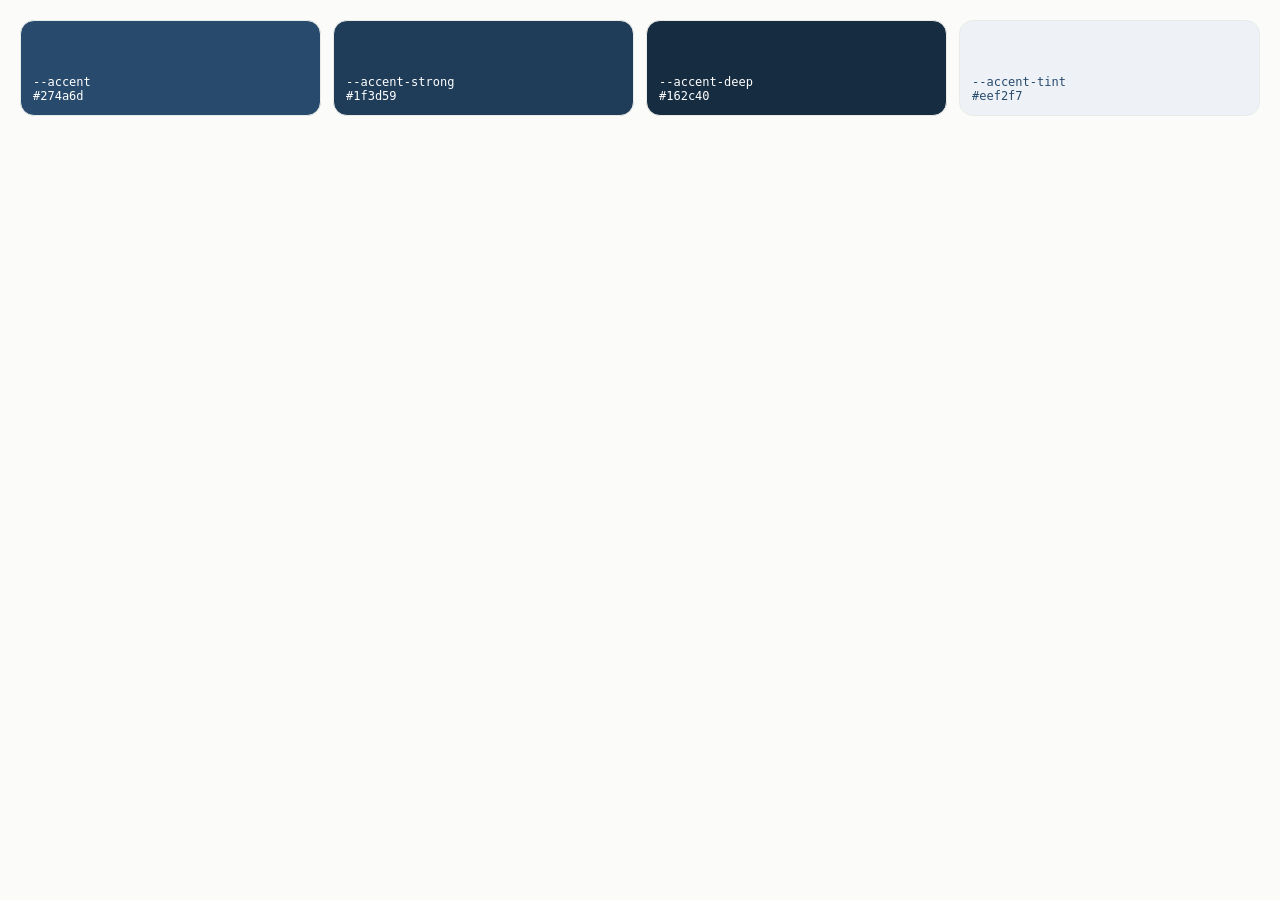
<file: design-system/guidelines/colors-accent.card.html>
<!-- @dsCard group="Colors" viewport="700x150" name="Accent · 深蓝 (default)" subtitle="Primary hue in three depths + tint" -->
<!DOCTYPE html><html><head><meta charset="utf-8"><link rel="stylesheet" href="../styles.css">
<style>body{margin:0;font-family:var(--font-body);background:var(--bg)}
.row{display:flex;gap:12px;padding:20px}
.sw{flex:1;height:96px;border-radius:var(--radius-lg);display:flex;flex-direction:column;justify-content:flex-end;padding:12px;box-sizing:border-box;border:1px solid var(--line)}
.n{font:var(--weight-medium) 12px var(--font-mono)}</style></head>
<body><div class="row">
<div class="sw" style="background:var(--accent)"><span class="n" style="color:#fff">--accent<br>#274a6d</span></div>
<div class="sw" style="background:var(--accent-strong)"><span class="n" style="color:#fff">--accent-strong<br>#1f3d59</span></div>
<div class="sw" style="background:var(--accent-deep)"><span class="n" style="color:#fff">--accent-deep<br>#162c40</span></div>
<div class="sw" style="background:var(--accent-tint)"><span class="n" style="color:var(--accent)">--accent-tint<br>#eef2f7</span></div>
</div></body></html>
</file>
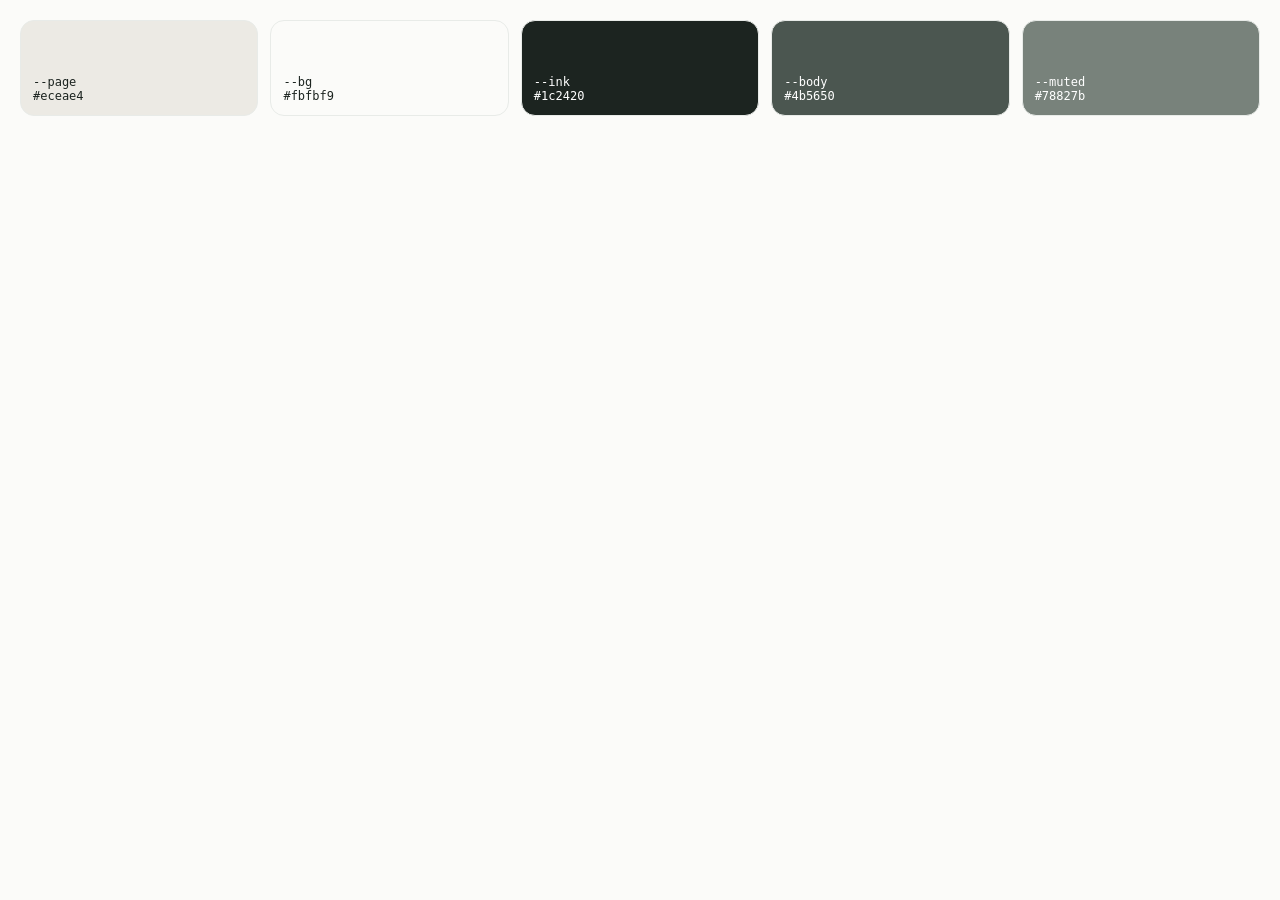
<file: design-system/guidelines/colors-neutrals.card.html>
<!-- @dsCard group="Colors" viewport="700x150" name="Neutrals" subtitle="Warm-toned canvas, ink, body, muted, line" -->
<!DOCTYPE html><html><head><meta charset="utf-8"><link rel="stylesheet" href="../styles.css">
<style>body{margin:0;font-family:var(--font-body);background:var(--bg)}
.row{display:flex;gap:12px;padding:20px}
.sw{flex:1;height:96px;border-radius:var(--radius-lg);display:flex;flex-direction:column;justify-content:flex-end;padding:12px;box-sizing:border-box;border:1px solid var(--line)}
.n{font:var(--weight-medium) 12px var(--font-mono)}</style></head>
<body><div class="row">
<div class="sw" style="background:var(--page)"><span class="n" style="color:var(--ink)">--page<br>#eceae4</span></div>
<div class="sw" style="background:var(--bg)"><span class="n" style="color:var(--ink)">--bg<br>#fbfbf9</span></div>
<div class="sw" style="background:var(--ink)"><span class="n" style="color:#fff">--ink<br>#1c2420</span></div>
<div class="sw" style="background:var(--body)"><span class="n" style="color:#fff">--body<br>#4b5650</span></div>
<div class="sw" style="background:var(--muted)"><span class="n" style="color:#fff">--muted<br>#78827b</span></div>
</div></body></html>
</file>
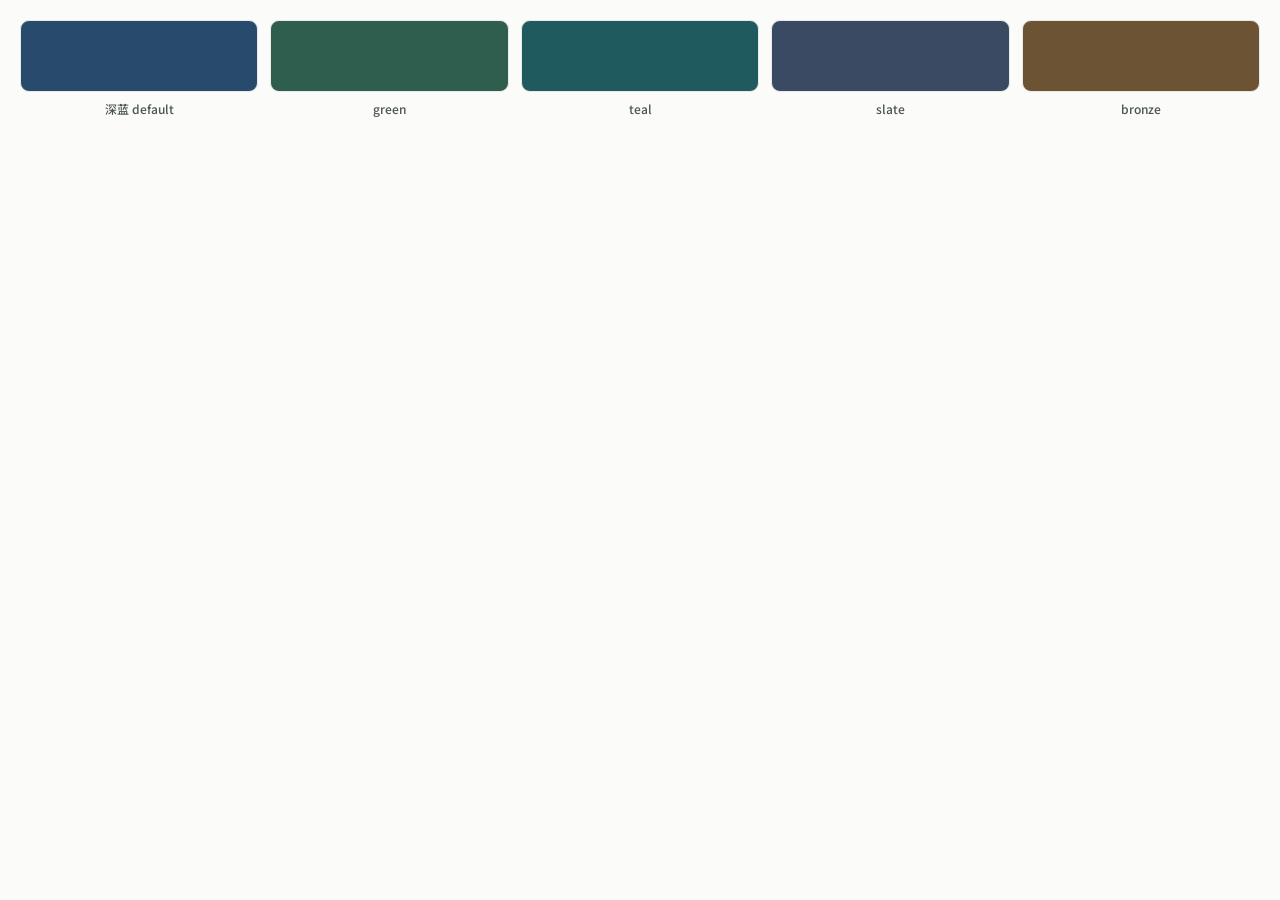
<file: design-system/guidelines/colors-schemes.card.html>
<!-- @dsCard group="Colors" viewport="700x150" name="Accent schemes" subtitle="data-theme switches the whole page" -->
<!DOCTYPE html><html><head><meta charset="utf-8"><link rel="stylesheet" href="../styles.css">
<style>body{margin:0;font-family:var(--font-body);background:var(--bg)}
.row{display:flex;gap:12px;padding:20px}
.col{flex:1;text-align:center}
.sw{height:70px;border-radius:var(--radius);background:var(--accent);border:1px solid var(--line)}
.n{display:block;margin-top:8px;font:var(--weight-medium) 12px var(--font-body);color:var(--body)}</style></head>
<body><div class="row">
<div class="col"><div class="sw"></div><span class="n">深蓝 default</span></div>
<div class="col" data-theme="green"><div class="sw"></div><span class="n">green</span></div>
<div class="col" data-theme="teal"><div class="sw"></div><span class="n">teal</span></div>
<div class="col" data-theme="slate"><div class="sw"></div><span class="n">slate</span></div>
<div class="col" data-theme="bronze"><div class="sw"></div><span class="n">bronze</span></div>
</div></body></html>
</file>
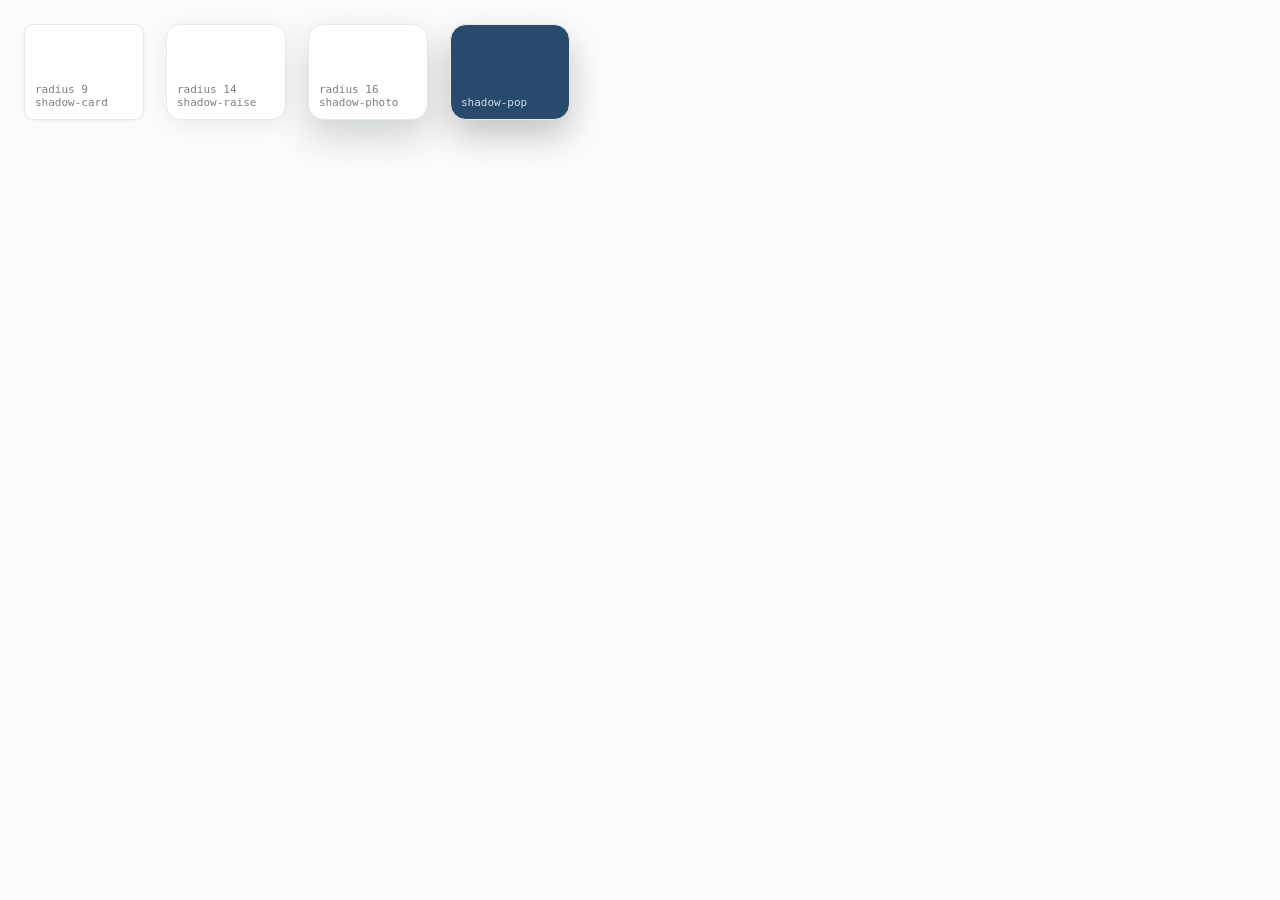
<file: design-system/guidelines/effects.card.html>
<!-- @dsCard group="Brand" viewport="700x180" name="Radii & shadows" subtitle="Corner + elevation system" -->
<!DOCTYPE html><html><head><meta charset="utf-8"><link rel="stylesheet" href="../styles.css">
<style>body{margin:0;font-family:var(--font-body);background:var(--bg);padding:24px}
.row{display:flex;gap:22px;align-items:center}
.box{width:120px;height:96px;background:var(--surface);border:1px solid var(--line);display:flex;align-items:flex-end;padding:10px;box-sizing:border-box}
.n{font:var(--weight-medium) 11px var(--font-mono);color:var(--muted)}</style></head>
<body><div class="row">
<div class="box" style="border-radius:var(--radius);box-shadow:var(--shadow-card)"><span class="n">radius 9<br>shadow-card</span></div>
<div class="box" style="border-radius:var(--radius-lg);box-shadow:var(--shadow-raise)"><span class="n">radius 14<br>shadow-raise</span></div>
<div class="box" style="border-radius:var(--radius-xl);box-shadow:var(--shadow-photo)"><span class="n">radius 16<br>shadow-photo</span></div>
<div class="box" style="border-radius:var(--radius-xl);background:var(--accent);box-shadow:var(--shadow-pop)"><span class="n" style="color:var(--on-accent-muted)">shadow-pop</span></div>
</div></body></html>
</file>
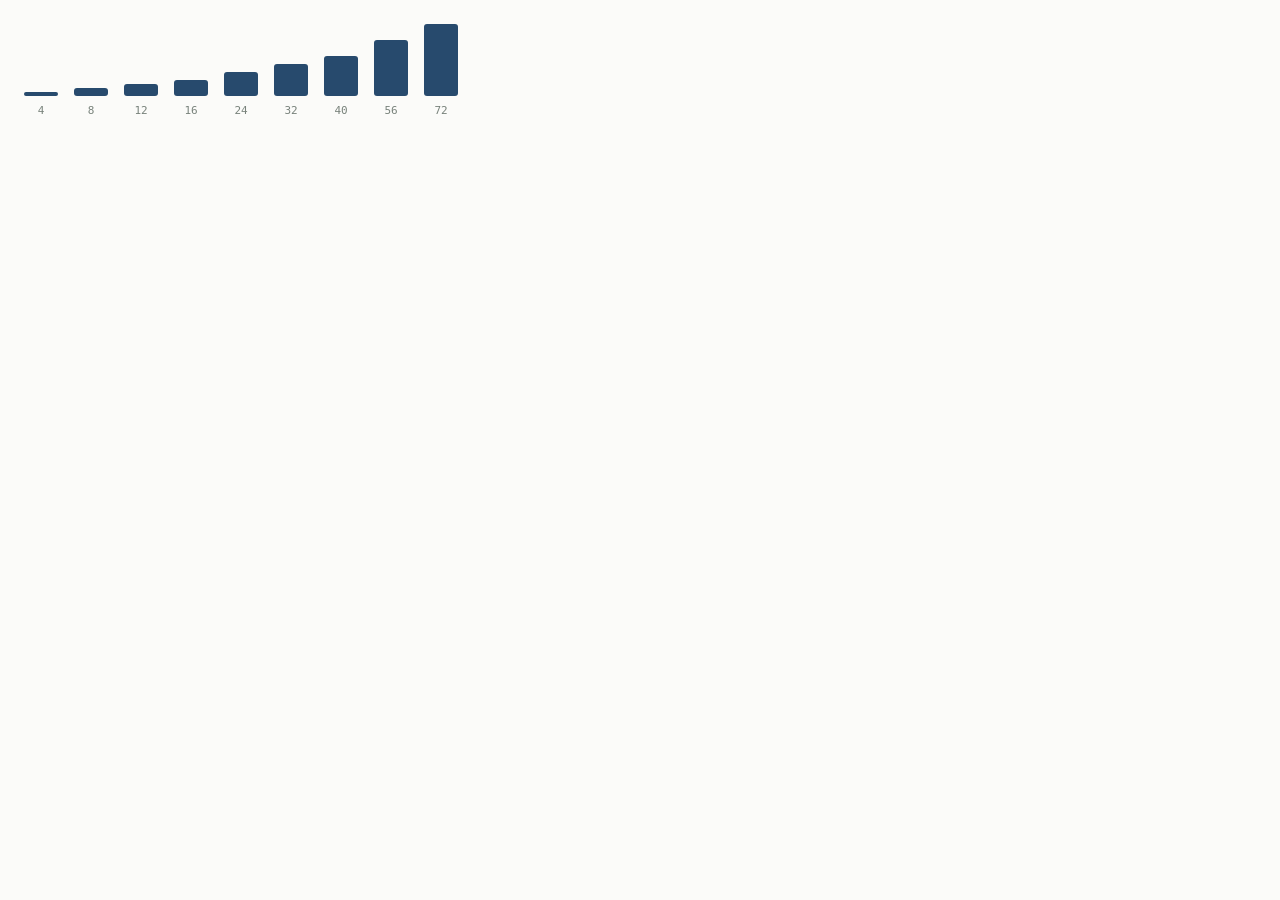
<file: design-system/guidelines/spacing-scale.card.html>
<!-- @dsCard group="Spacing" viewport="700x170" name="Spacing scale" subtitle="4 / 8px grid" -->
<!DOCTYPE html><html><head><meta charset="utf-8"><link rel="stylesheet" href="../styles.css">
<style>body{margin:0;font-family:var(--font-body);background:var(--bg);padding:24px}
.row{display:flex;align-items:flex-end;gap:16px}
.col{text-align:center}
.bar{background:var(--accent);border-radius:3px;width:34px}
.n{display:block;margin-top:8px;font:var(--weight-medium) 11px var(--font-mono);color:var(--muted)}</style></head>
<body><div class="row">
<div class="col"><div class="bar" style="height:4px"></div><span class="n">4</span></div>
<div class="col"><div class="bar" style="height:8px"></div><span class="n">8</span></div>
<div class="col"><div class="bar" style="height:12px"></div><span class="n">12</span></div>
<div class="col"><div class="bar" style="height:16px"></div><span class="n">16</span></div>
<div class="col"><div class="bar" style="height:24px"></div><span class="n">24</span></div>
<div class="col"><div class="bar" style="height:32px"></div><span class="n">32</span></div>
<div class="col"><div class="bar" style="height:40px"></div><span class="n">40</span></div>
<div class="col"><div class="bar" style="height:56px"></div><span class="n">56</span></div>
<div class="col"><div class="bar" style="height:72px"></div><span class="n">72</span></div>
</div></body></html>
</file>
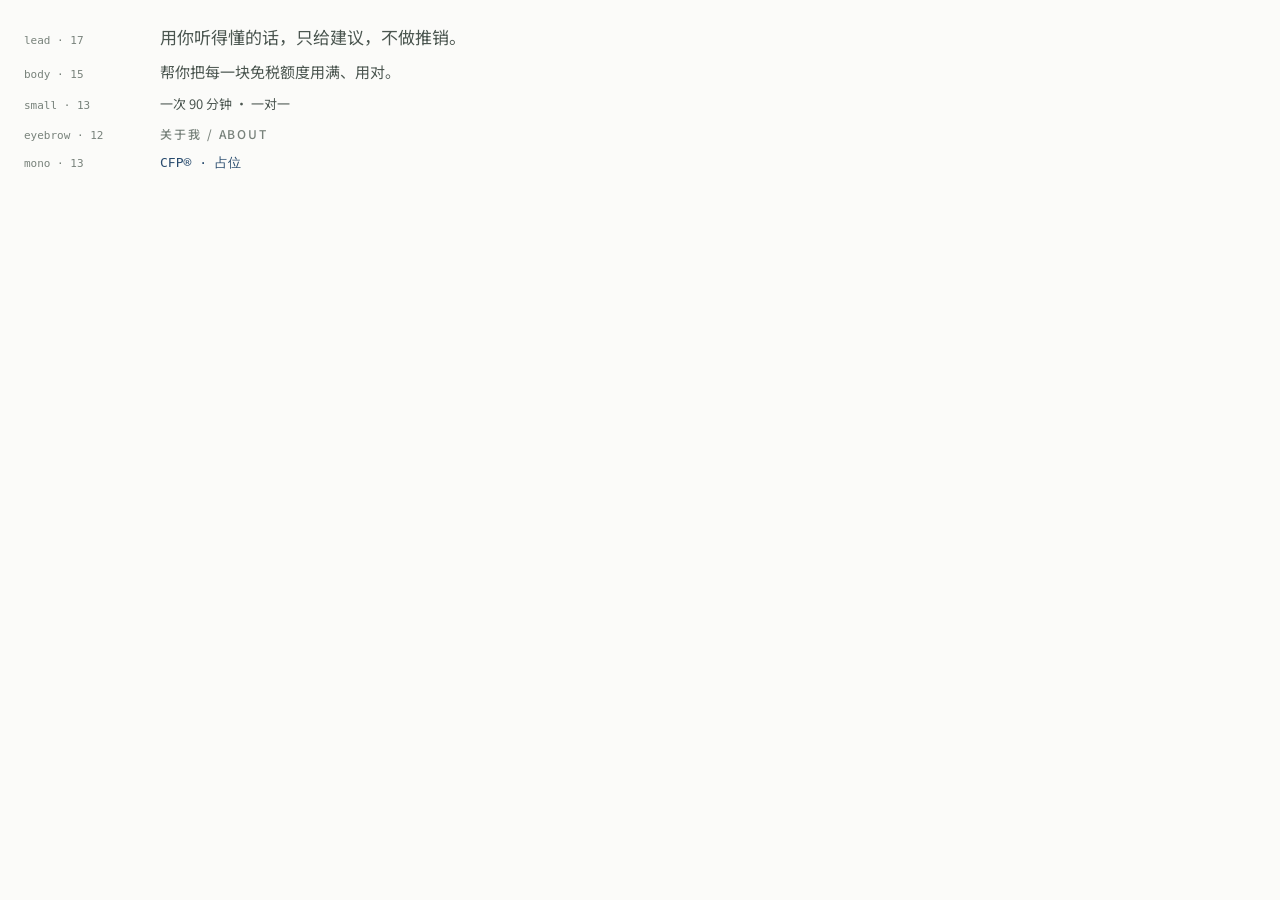
<file: design-system/guidelines/type-body.card.html>
<!-- @dsCard group="Type" viewport="700x220" name="Body · Noto Sans SC" subtitle="Lead, body, small, eyebrow, mono" -->
<!DOCTYPE html><html><head><meta charset="utf-8"><link rel="stylesheet" href="../styles.css">
<style>body{margin:0;font-family:var(--font-body);background:var(--bg);color:var(--body);padding:24px}
.spec{display:flex;flex-direction:column;gap:12px}
.line{display:flex;align-items:baseline;gap:16px}
.tag{font:var(--weight-medium) 11px var(--font-mono);color:var(--muted);width:120px;flex:none}</style></head>
<body><div class="spec">
<div class="line"><span class="tag">lead · 17</span><span style="font-size:var(--text-lead)">用你听得懂的话，只给建议，不做推销。</span></div>
<div class="line"><span class="tag">body · 15</span><span style="font-size:var(--text-body)">帮你把每一块免税额度用满、用对。</span></div>
<div class="line"><span class="tag">small · 13</span><span style="font-size:var(--text-small)">一次 90 分钟 · 一对一</span></div>
<div class="line"><span class="tag">eyebrow · 12</span><span style="font-size:var(--text-eyebrow);letter-spacing:var(--track-eyebrow);text-transform:uppercase;color:var(--muted);font-weight:500">关于我 / ABOUT</span></div>
<div class="line"><span class="tag">mono · 13</span><span style="font-family:var(--font-mono);font-size:var(--text-small);color:var(--accent)">CFP® · 占位</span></div>
</div></body></html>
</file>
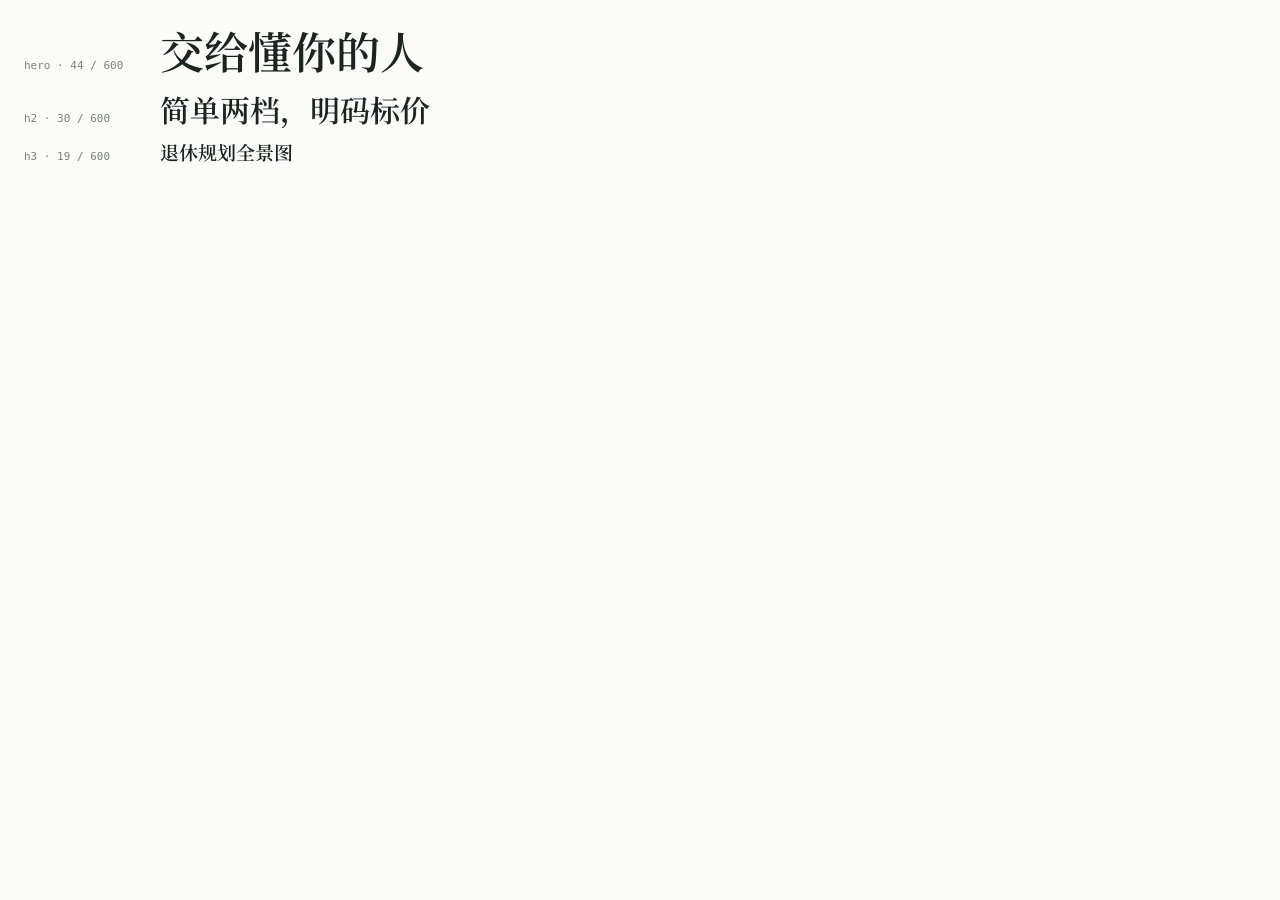
<file: design-system/guidelines/type-display.card.html>
<!-- @dsCard group="Type" viewport="700x220" name="Display · Noto Serif SC" subtitle="Headlines — warmth + authority" -->
<!DOCTYPE html><html><head><meta charset="utf-8"><link rel="stylesheet" href="../styles.css">
<style>body{margin:0;font-family:var(--font-body);background:var(--bg);color:var(--ink);padding:24px}
.spec{display:flex;flex-direction:column;gap:14px}
.line{display:flex;align-items:baseline;gap:16px}
.tag{font:var(--weight-medium) 11px var(--font-mono);color:var(--muted);width:120px;flex:none}
.d{font-family:var(--font-display);font-weight:var(--weight-semibold);line-height:1.2}</style></head>
<body><div class="spec">
<div class="line"><span class="tag">hero · 44 / 600</span><span class="d" style="font-size:var(--text-hero)">交给懂你的人</span></div>
<div class="line"><span class="tag">h2 · 30 / 600</span><span class="d" style="font-size:var(--text-h2)">简单两档，明码标价</span></div>
<div class="line"><span class="tag">h3 · 19 / 600</span><span class="d" style="font-size:var(--text-h3)">退休规划全景图</span></div>
</div></body></html>
</file>
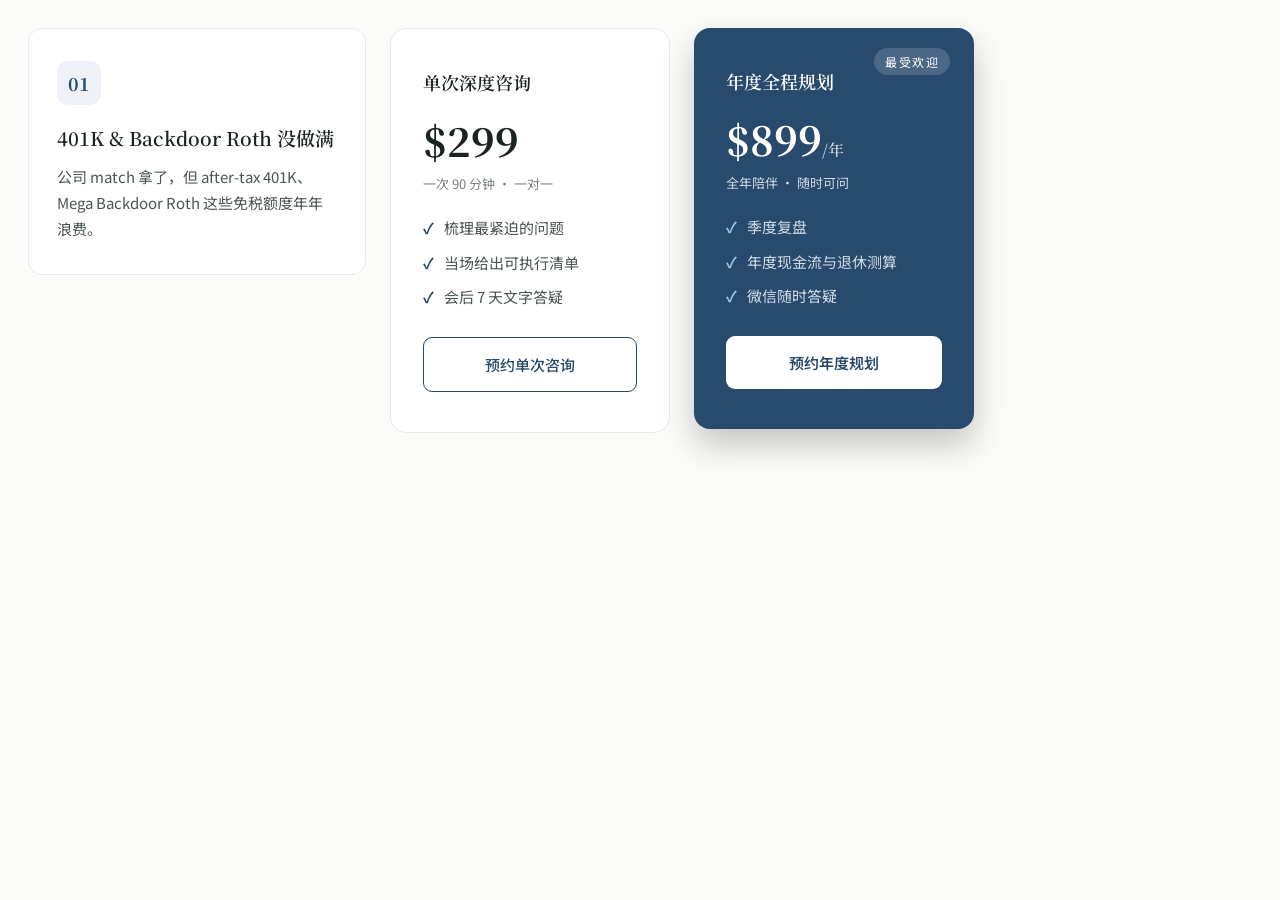
<file: design-system/components/cards/cards.card.html>
<!-- @dsCard group="Components" viewport="820x420" name="Cards — Feature · Pricing" subtitle="Numbered feature card + two pricing tiers" -->
<!DOCTYPE html><html><head><meta charset="utf-8"><link rel="stylesheet" href="../../styles.css">
<style>
  body{margin:0;font-family:var(--font-body);background:var(--bg);padding:28px}
  .row{display:flex;gap:24px;align-items:flex-start}
  .feature{width:280px;padding:32px 28px;background:var(--surface);border:1px solid var(--line);border-radius:var(--radius-lg)}
  .chip{width:44px;height:44px;border-radius:var(--radius-md);background:var(--accent-tint);color:var(--accent);display:flex;align-items:center;justify-content:center;font-family:var(--font-display);font-weight:700;font-size:18px;margin-bottom:20px}
  .feature h3{margin:0 0 12px;font-family:var(--font-display);font-weight:600;font-size:var(--text-h3);line-height:var(--lh-snug);color:var(--ink)}
  .feature p{margin:0;font-size:var(--text-body);line-height:var(--lh-body);color:var(--body)}
  .price{position:relative;width:280px;padding:40px 32px;border-radius:var(--radius-xl);box-sizing:border-box}
  .price.plain{background:var(--surface);border:1px solid var(--line);color:var(--ink)}
  .price.feat{background:var(--accent);color:var(--on-accent);box-shadow:var(--shadow-pop)}
  .badge{position:absolute;top:20px;right:24px;font-size:var(--text-eyebrow);letter-spacing:.12em;background:rgba(255,255,255,.16);padding:5px 11px;border-radius:var(--radius-pill)}
  .nm{font-family:var(--font-display);font-weight:600;font-size:var(--text-title)}
  .fig{margin:16px 0 6px;font-family:var(--font-display);font-weight:700;font-size:var(--text-price)}
  .note{font-size:var(--text-small);margin-bottom:24px}
  .plain .note{color:var(--muted)} .feat .note{color:var(--on-accent-muted)}
  .feat{--_c:var(--check)} .plain{--_c:var(--accent)}
  ul{list-style:none;margin:0;padding:0;display:flex;flex-direction:column;gap:12px;font-size:var(--text-body);line-height:1.5}
  .plain ul{color:var(--body)} .feat ul{color:var(--on-accent-muted)}
  li{display:flex;gap:10px} li::before{content:"✓";color:var(--_c);font-weight:700}
  .cta{display:block;text-align:center;margin-top:28px;padding:16px;border-radius:var(--radius);font-weight:500;font-size:var(--text-body);box-sizing:border-box}
  .plain .cta{border:1px solid var(--accent);color:var(--accent)}
  .feat .cta{background:#fff;color:var(--accent);font-weight:600}
</style></head>
<body><div class="row">
  <div class="feature">
    <div class="chip">01</div>
    <h3>401K &amp; Backdoor Roth 没做满</h3>
    <p>公司 match 拿了，但 after-tax 401K、Mega Backdoor Roth 这些免税额度年年浪费。</p>
  </div>
  <div class="price plain">
    <div class="nm">单次深度咨询</div>
    <div class="fig">$299</div>
    <div class="note">一次 90 分钟 · 一对一</div>
    <ul><li>梳理最紧迫的问题</li><li>当场给出可执行清单</li><li>会后 7 天文字答疑</li></ul>
    <span class="cta">预约单次咨询</span>
  </div>
  <div class="price feat">
    <span class="badge">最受欢迎</span>
    <div class="nm">年度全程规划</div>
    <div class="fig">$899<span style="font-size:16px;font-weight:500;opacity:.8">/年</span></div>
    <div class="note">全年陪伴 · 随时可问</div>
    <ul><li>季度复盘</li><li>年度现金流与退休测算</li><li>微信随时答疑</li></ul>
    <span class="cta">预约年度规划</span>
  </div>
</div></body></html>
</file>
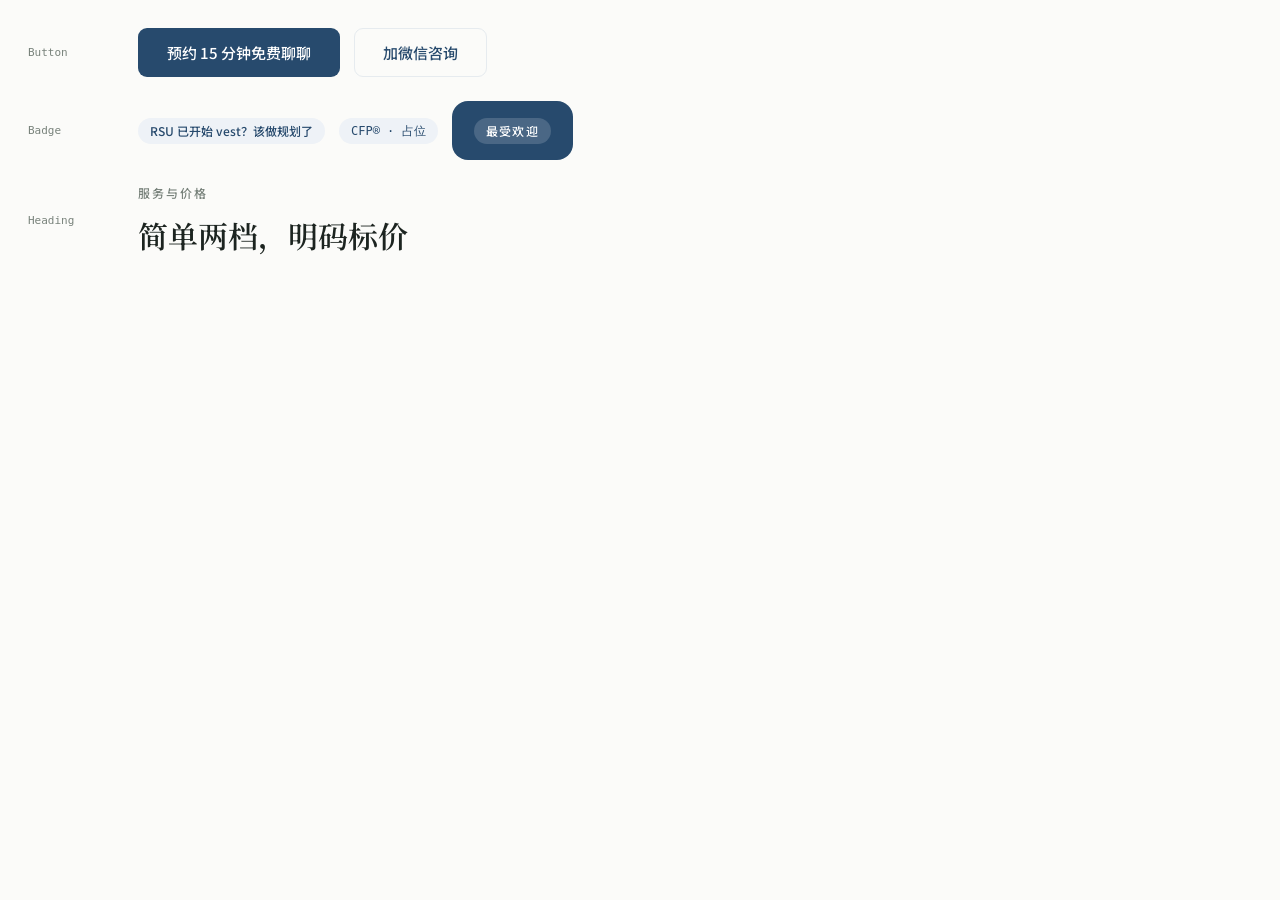
<file: design-system/components/core/core.card.html>
<!-- @dsCard group="Components" viewport="700x260" name="Core — Button · Badge · SectionHeading" subtitle="Actions, pills, and section headers" -->
<!DOCTYPE html><html><head><meta charset="utf-8"><link rel="stylesheet" href="../../styles.css">
<style>
  body{margin:0;font-family:var(--font-body);background:var(--bg);padding:28px;color:var(--body)}
  .grid{display:flex;flex-direction:column;gap:24px}
  .r{display:flex;align-items:center;gap:14px;flex-wrap:wrap}
  .lbl{font:var(--weight-medium) 11px var(--font-mono);color:var(--muted);width:96px;flex:none}
  .btn{display:inline-flex;align-items:center;gap:8px;font-family:var(--font-body);font-weight:var(--weight-medium);border-radius:var(--radius);border:1px solid transparent;padding:16px 28px;font-size:var(--text-body);line-height:1;text-decoration:none;box-sizing:border-box}
  .primary{background:var(--accent);color:var(--on-accent)}
  .secondary{background:transparent;color:var(--accent);border-color:var(--accent-border)}
  .pill{display:inline-flex;align-items:center;padding:6px 12px;border-radius:var(--radius-pill);font-size:var(--text-eyebrow);font-weight:var(--weight-medium);line-height:1.2}
  .tint{background:var(--accent-tint);color:var(--accent)}
  .mono{background:var(--accent-tint);color:var(--accent);font-family:var(--font-mono)}
  .onacc{background:var(--accent);color:var(--on-accent);padding:16px 22px;border-radius:var(--radius-xl)}
  .onacc .pill{background:rgba(255,255,255,.16);color:#fff;letter-spacing:.12em}
</style></head>
<body><div class="grid">
  <div class="r"><span class="lbl">Button</span>
    <a class="btn primary">预约 15 分钟免费聊聊</a>
    <a class="btn secondary">加微信咨询</a>
  </div>
  <div class="r"><span class="lbl">Badge</span>
    <span class="pill tint">RSU 已开始 vest？该做规划了</span>
    <span class="pill mono">CFP® · 占位</span>
    <span class="onacc"><span class="pill">最受欢迎</span></span>
  </div>
  <div class="r"><span class="lbl">Heading</span>
    <div style="text-align:left">
      <div style="font-size:var(--text-eyebrow);letter-spacing:var(--track-eyebrow);color:var(--muted);font-weight:500;margin-bottom:12px">服务与价格</div>
      <h2 style="margin:0;font-family:var(--font-display);font-weight:600;font-size:var(--text-h2);color:var(--ink)">简单两档，明码标价</h2>
    </div>
  </div>
</div></body></html>
</file>
<file: design-system/styles.css>
/* Austin 理财 · Design System — global entry.
   Consumers link this single file. Keep to @import lines only. */
@import "./tokens/typography.css";
@import "./tokens/colors.css";
@import "./tokens/spacing.css";
@import "./tokens/effects.css";
</file>
